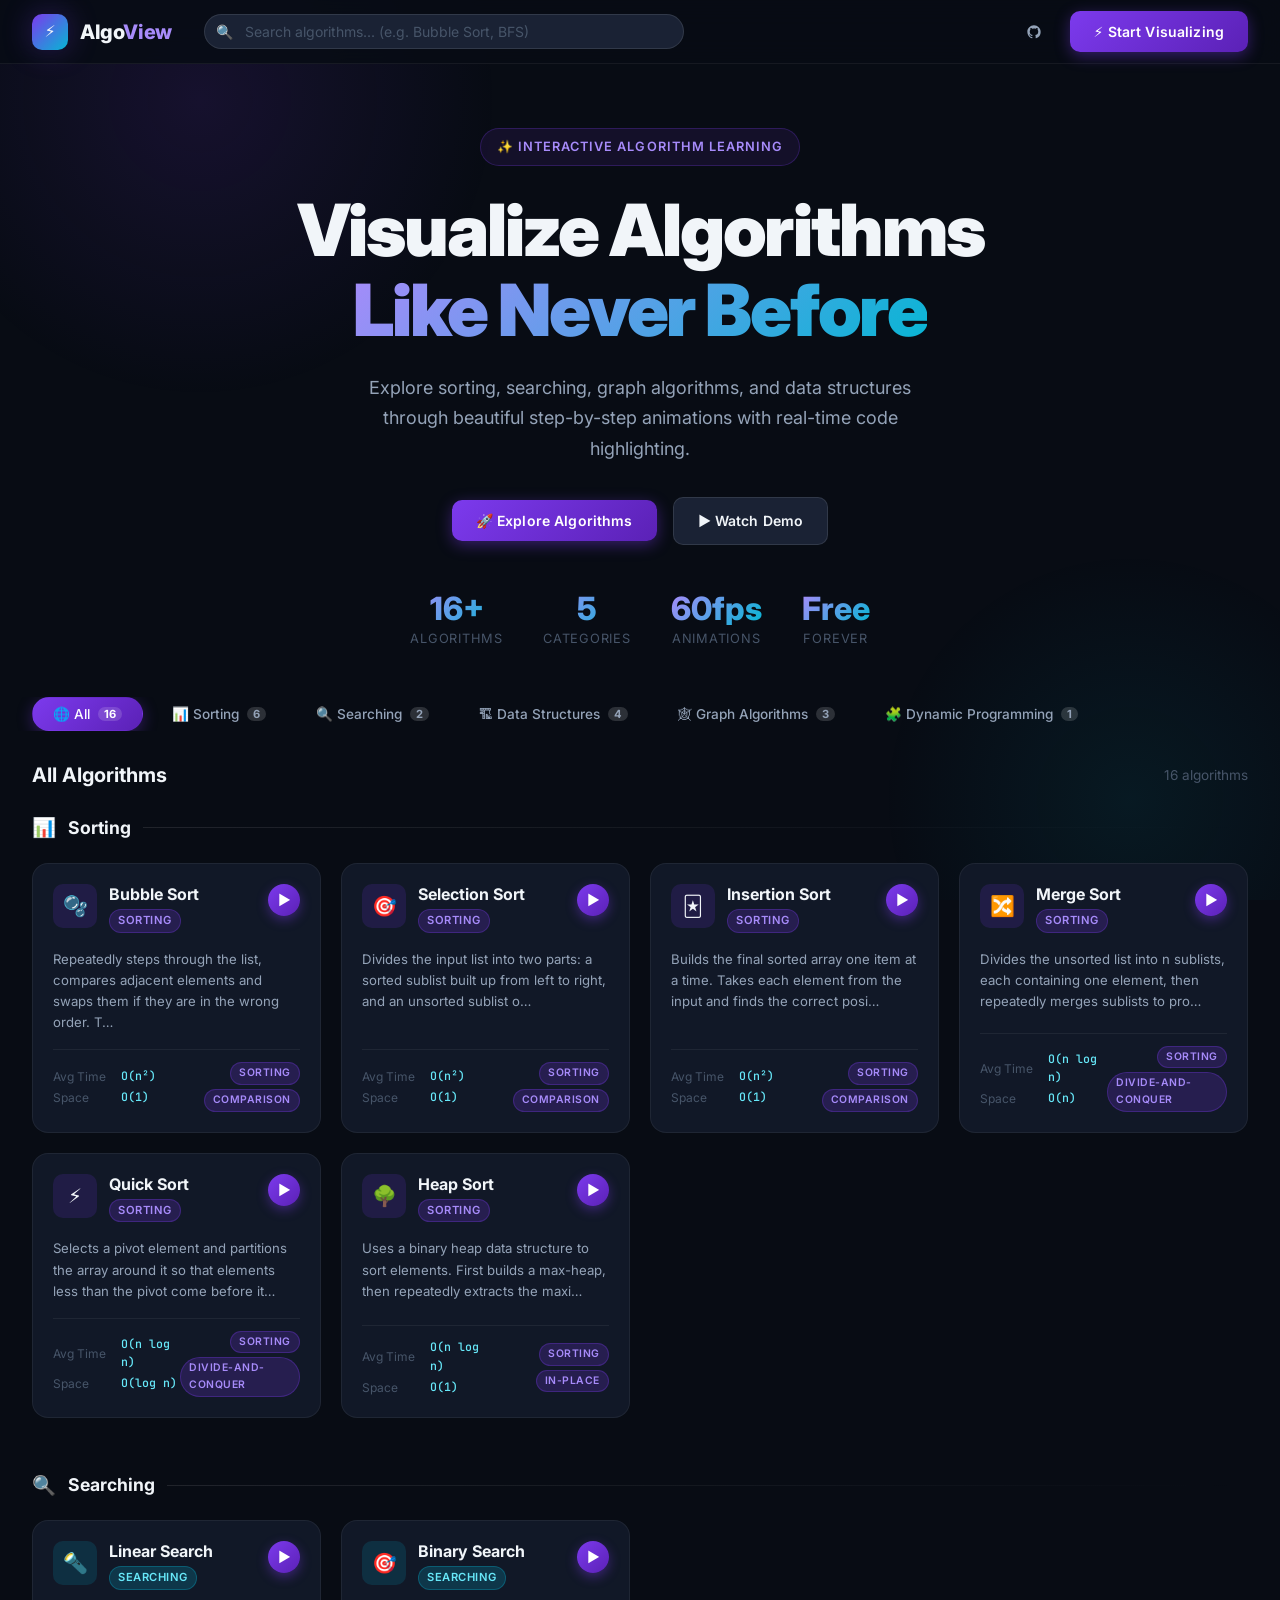
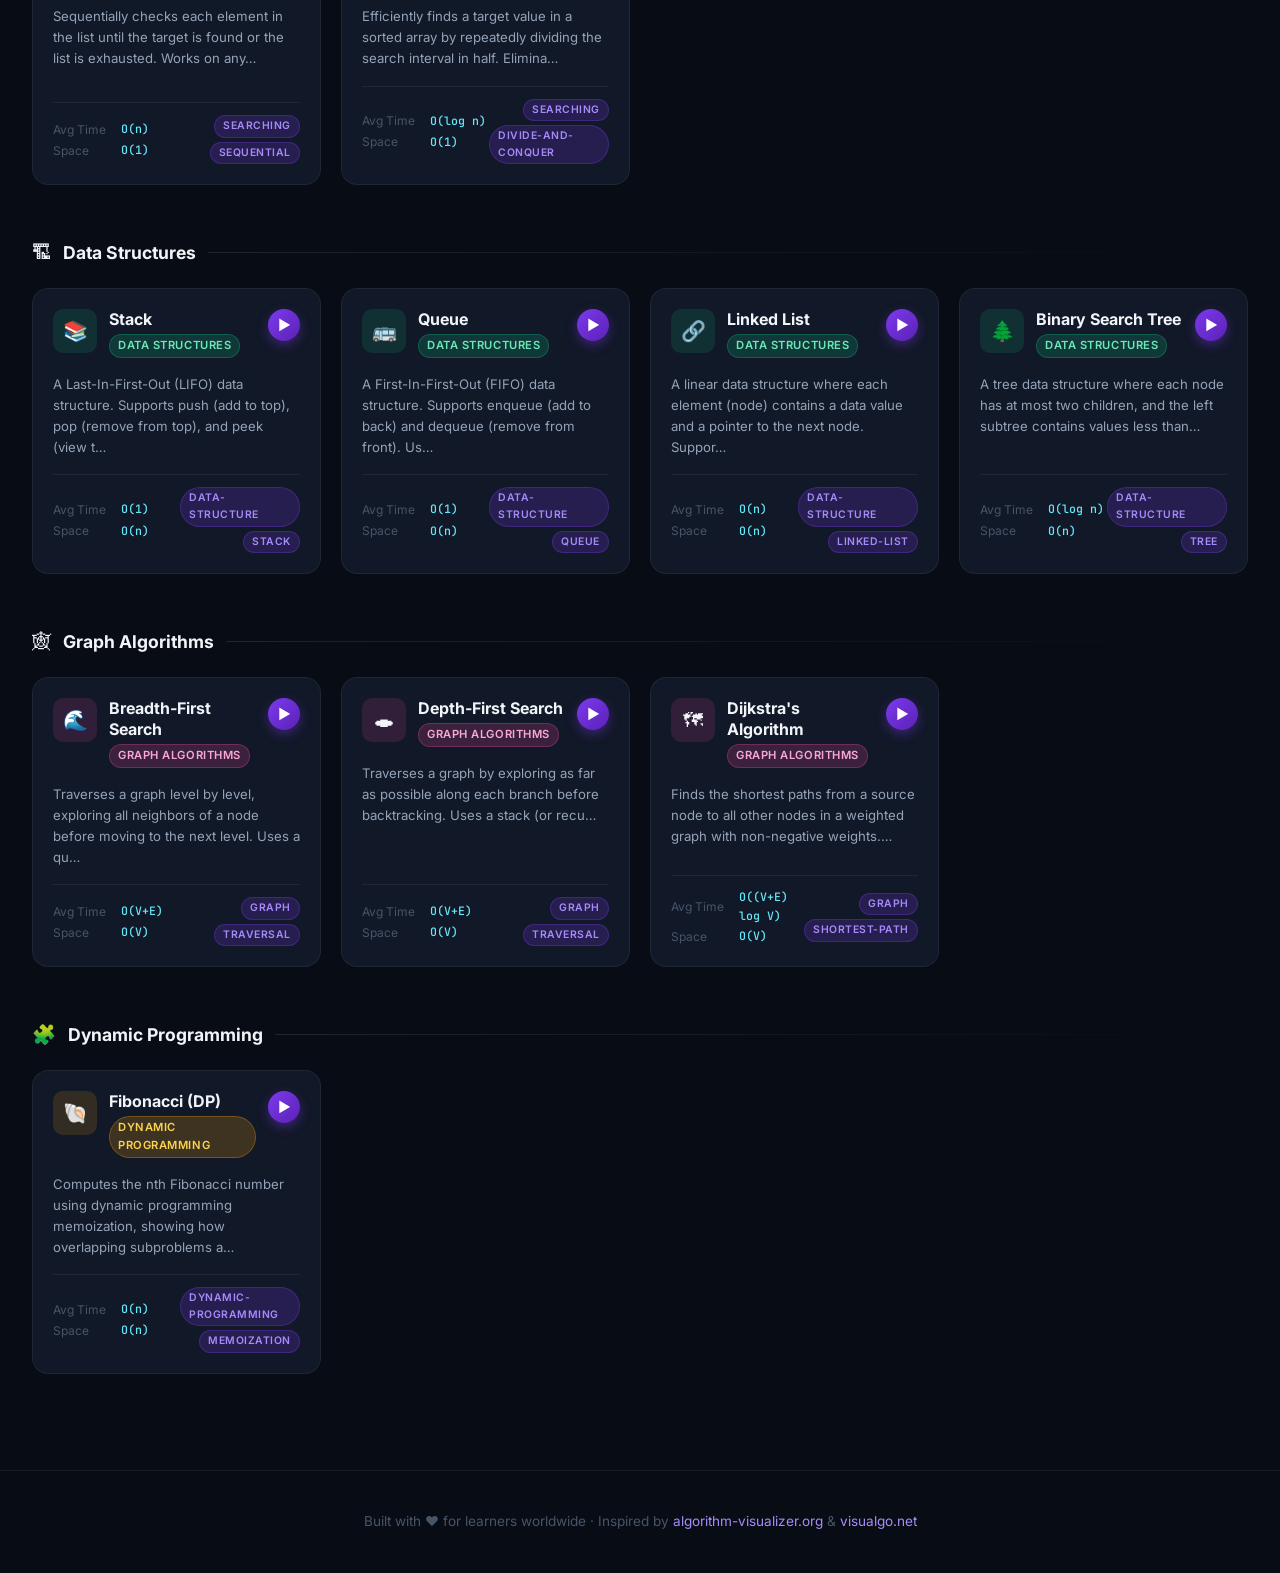
<file: AlgoView/index.html>
<!DOCTYPE html>
<html lang="en">
<head>
  <meta charset="UTF-8" />
  <meta http-equiv="X-UA-Compatible" content="IE=edge" />
  <meta name="viewport" content="width=device-width, initial-scale=1.0" />
  <meta name="description" content="AlgoView — Beautiful interactive algorithm visualizer. Learn sorting, searching, graph algorithms and data structures through stunning animations." />
  <title>AlgoView — Algorithm Visualizer</title>
  <link rel="stylesheet" href="css/main.css" />
  <link rel="stylesheet" href="css/home.css" />
</head>
<body>

<!-- Animated background -->
<div class="bg-mesh" aria-hidden="true"></div>

<!-- ── Navigation Bar ── -->
<nav class="navbar" role="navigation" aria-label="Main navigation">
  <a href="index.html" class="navbar-logo" id="nav-logo">
    <div class="logo-icon" aria-hidden="true">⚡</div>
    <span class="logo-text">Algo<span>View</span></span>
  </a>

  <div class="navbar-search" role="search">
    <span class="search-icon" aria-hidden="true">🔍</span>
    <input
      type="search"
      id="global-search"
      placeholder="Search algorithms... (e.g. Bubble Sort, BFS)"
      autocomplete="off"
      aria-label="Search algorithms"
    />
  </div>

  <div class="navbar-actions">
    <a href="https://github.com" target="_blank" rel="noopener" class="btn btn-ghost" id="nav-github" aria-label="GitHub">
      <svg width="16" height="16" viewBox="0 0 24 24" fill="currentColor" aria-hidden="true">
        <path d="M12 2C6.477 2 2 6.484 2 12.017c0 4.425 2.865 8.18 6.839 9.504.5.092.682-.217.682-.483 0-.237-.008-.868-.013-1.703-2.782.605-3.369-1.343-3.369-1.343-.454-1.158-1.11-1.466-1.11-1.466-.908-.62.069-.608.069-.608 1.003.07 1.531 1.032 1.531 1.032.892 1.53 2.341 1.088 2.91.832.092-.647.35-1.088.636-1.338-2.22-.253-4.555-1.113-4.555-4.951 0-1.093.39-1.988 1.029-2.688-.103-.253-.446-1.272.098-2.65 0 0 .84-.27 2.75 1.026A9.564 9.564 0 0112 6.844c.85.004 1.705.115 2.504.337 1.909-1.296 2.747-1.027 2.747-1.027.546 1.379.202 2.398.1 2.651.64.7 1.028 1.595 1.028 2.688 0 3.848-2.339 4.695-4.566 4.943.359.309.678.92.678 1.855 0 1.338-.012 2.419-.012 2.747 0 .268.18.58.688.482A10.019 10.019 0 0022 12.017C22 6.484 17.522 2 12 2z"/>
      </svg>
    </a>
    <button class="btn btn-primary" id="nav-start-btn">
      ⚡ Start Visualizing
    </button>
  </div>
</nav>

<!-- ── Hero Section ── -->
<section class="hero" aria-labelledby="hero-title">
  <div class="hero-eyebrow" aria-label="Tag">
    ✨ Interactive Algorithm Learning
  </div>

  <h1 class="hero-title" id="hero-title">
    Visualize Algorithms<br>
    <span class="gradient-text">Like Never Before</span>
  </h1>

  <p class="hero-subtitle">
    Explore sorting, searching, graph algorithms, and data structures through
    beautiful step-by-step animations with real-time code highlighting.
  </p>

  <div class="hero-cta">
    <button class="btn btn-primary" id="hero-explore-btn" onclick="document.getElementById('algorithms-section').scrollIntoView({behavior:'smooth'})">
      🚀 Explore Algorithms
    </button>
    <a href="visualizer.html?algo=bubble-sort" class="btn btn-secondary" id="hero-demo-btn">
      ▶ Watch Demo
    </a>
  </div>

  <div class="hero-stats" role="list" aria-label="Statistics">
    <div class="stat-item" role="listitem">
      <div class="stat-value">16+</div>
      <div class="stat-label">Algorithms</div>
    </div>
    <div class="stat-item" role="listitem">
      <div class="stat-value">5</div>
      <div class="stat-label">Categories</div>
    </div>
    <div class="stat-item" role="listitem">
      <div class="stat-value">60fps</div>
      <div class="stat-label">Animations</div>
    </div>
    <div class="stat-item" role="listitem">
      <div class="stat-value">Free</div>
      <div class="stat-label">Forever</div>
    </div>
  </div>
</section>

<!-- ── Category Filter Tabs ── -->
<div class="category-tabs" role="tablist" aria-label="Algorithm categories" id="category-tabs">
  <button class="tab-btn active" role="tab" aria-selected="true" data-category="all" id="tab-all">
    🌐 All <span class="tab-count">16</span>
  </button>
  <button class="tab-btn" role="tab" aria-selected="false" data-category="sorting" id="tab-sorting">
    📊 Sorting <span class="tab-count">6</span>
  </button>
  <button class="tab-btn" role="tab" aria-selected="false" data-category="searching" id="tab-searching">
    🔍 Searching <span class="tab-count">2</span>
  </button>
  <button class="tab-btn" role="tab" aria-selected="false" data-category="data-structure" id="tab-ds">
    🏗 Data Structures <span class="tab-count">4</span>
  </button>
  <button class="tab-btn" role="tab" aria-selected="false" data-category="graph" id="tab-graph">
    🕸 Graph Algorithms <span class="tab-count">3</span>
  </button>
  <button class="tab-btn" role="tab" aria-selected="false" data-category="dynamic" id="tab-dp">
    🧩 Dynamic Programming <span class="tab-count">1</span>
  </button>
</div>

<!-- ── Algorithms Section ── -->
<main class="algorithms-section" id="algorithms-section" aria-label="Algorithm catalog">
  <div class="section-header">
    <h2 class="section-title" id="section-title-el">All Algorithms</h2>
    <span class="section-count" id="section-count-el">16 algorithms</span>
  </div>
  <div class="algorithms-grid" id="algorithms-grid" role="list" aria-label="Algorithm list">
    <!-- Cards injected by JS -->
  </div>
</main>

<!-- ── Footer ── -->
<footer class="footer" role="contentinfo">
  <p>
    Built with ❤️ for learners worldwide &middot;
    Inspired by <a href="https://algorithm-visualizer.org" target="_blank" rel="noopener">algorithm-visualizer.org</a>
    &amp; <a href="https://visualgo.net" target="_blank" rel="noopener">visualgo.net</a>
  </p>
</footer>

<script src="js/algorithms/registry.js"></script>
<script src="js/home.js"></script>
</body>
</html>
</file>
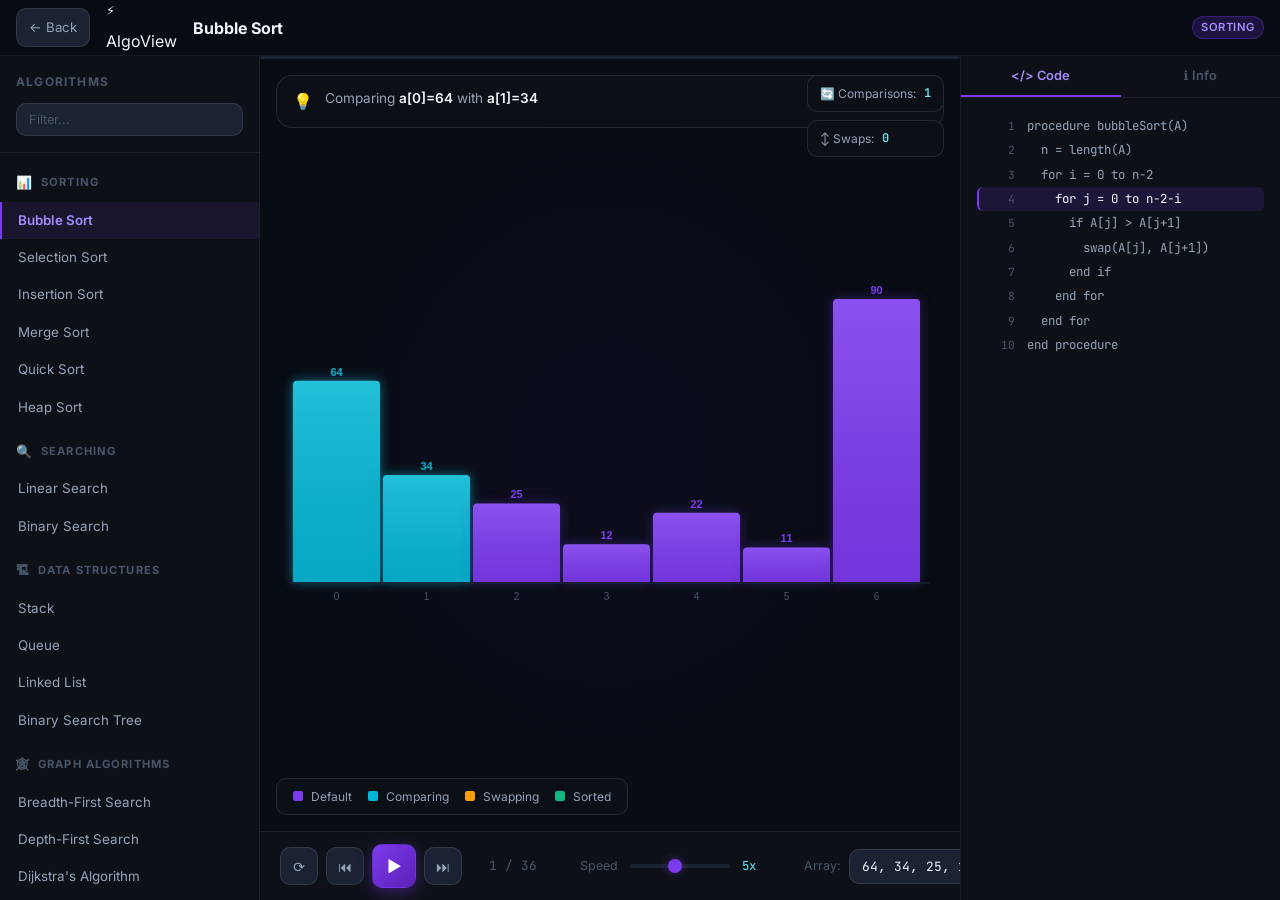
<file: AlgoView/visualizer.html>
<!DOCTYPE html>
<html lang="en">
<head>
  <meta charset="UTF-8" />
  <meta http-equiv="X-UA-Compatible" content="IE=edge" />
  <meta name="viewport" content="width=device-width, initial-scale=1.0" />
  <meta name="description" content="AlgoView Visualizer — Step-by-step animation of algorithms with code highlighting and complexity analysis." />
  <title>AlgoView — Visualizer</title>
  <link rel="stylesheet" href="css/main.css" />
  <link rel="stylesheet" href="css/visualizer.css" />
</head>
<body>

<!-- ── Compact Navbar ── -->
<nav class="viz-navbar" role="navigation" aria-label="Visualizer navigation">
  <a href="index.html" class="back-btn" id="viz-back-btn" aria-label="Back to catalog">
    ← Back
  </a>

  <div class="navbar-logo" style="font-size:1rem; gap:0.5rem;">
    <div class="logo-icon" style="width:28px;height:28px;font-size:0.8rem;" aria-hidden="true">⚡</div>
    <span class="logo-text">Algo<span>View</span></span>
  </div>

  <h1 class="algo-title" id="viz-algo-title">Select an Algorithm</h1>

  <span class="algo-category-badge badge badge-violet" id="viz-category-badge">—</span>
</nav>

<!-- ── Main Layout ── -->
<div class="visualizer-layout">

  <!-- Left Sidebar -->
  <aside class="sidebar" role="navigation" aria-label="Algorithm navigation">
    <div class="sidebar-header">
      <p class="sidebar-title">Algorithms</p>
      <input
        type="search"
        class="sidebar-search"
        id="sidebar-search"
        placeholder="Filter..."
        aria-label="Filter algorithms"
      />
    </div>
    <nav class="sidebar-nav" id="sidebar-nav" aria-label="Algorithm list">
      <!-- Groups injected by JS -->
    </nav>
  </aside>

  <!-- Canvas + Controls Area -->
  <div class="main-area">
    <!-- Progress bar -->
    <div class="progress-bar-container" role="progressbar" aria-label="Animation progress" aria-valuenow="0" aria-valuemin="0" aria-valuemax="100" id="progress-container">
      <div class="progress-bar" id="progress-bar"></div>
    </div>

    <!-- Canvas container -->
    <div class="canvas-container" id="canvas-container">
      <canvas id="algo-canvas" width="900" height="480" aria-label="Algorithm visualization canvas"></canvas>

      <!-- Step info overlay -->
      <div class="step-info-overlay" id="step-info-overlay" aria-live="polite" aria-atomic="true">
        <span class="step-info-icon" aria-hidden="true">💡</span>
        <p class="step-info-text" id="step-info-text">Select an algorithm from the sidebar to begin visualization.</p>
      </div>

      <!-- Counters overlay -->
      <div class="counters-overlay" id="counters-overlay" aria-label="Operation counters">
        <div class="counter-badge" id="counter-comparisons">
          🔄 Comparisons: <span class="counter-val" id="val-comparisons">0</span>
        </div>
        <div class="counter-badge" id="counter-swaps">
          ↕ Swaps: <span class="counter-val" id="val-swaps">0</span>
        </div>
      </div>

      <!-- Canvas Legend -->
      <div class="canvas-legend" id="canvas-legend">
        <div class="legend-item">
          <div class="legend-dot" style="background:#7c3aed;"></div>
          <span>Default</span>
        </div>
        <div class="legend-item">
          <div class="legend-dot" style="background:#06b6d4;"></div>
          <span>Comparing</span>
        </div>
        <div class="legend-item">
          <div class="legend-dot" style="background:#f59e0b;"></div>
          <span>Swapping</span>
        </div>
        <div class="legend-item">
          <div class="legend-dot" style="background:#10b981;"></div>
          <span>Sorted</span>
        </div>
      </div>
    </div>

    <!-- Controls Bar -->
    <div class="controls-bar" id="controls-bar" role="toolbar" aria-label="Playback controls">
      <!-- Playback -->
      <div class="playback-controls" role="group" aria-label="Playback buttons">
        <button class="ctrl-btn" id="btn-restart" aria-label="Restart" data-tooltip="Restart (R)">⟳</button>
        <button class="ctrl-btn" id="btn-step-back" aria-label="Step back" data-tooltip="Step back (←)">⏮</button>
        <button class="ctrl-btn play-btn" id="btn-play-pause" aria-label="Play / Pause" data-tooltip="Play / Pause (Space)">▶</button>
        <button class="ctrl-btn" id="btn-step-fwd" aria-label="Step forward" data-tooltip="Step forward (→)">⏭</button>
      </div>

      <!-- Step counter -->
      <span class="step-counter" id="step-counter" aria-label="Step progress">—</span>

      <div class="ctrl-divider" aria-hidden="true"></div>

      <!-- Speed control -->
      <div class="speed-control" role="group" aria-label="Speed control">
        <span class="speed-label">Speed</span>
        <input
          type="range"
          class="speed-slider"
          id="speed-slider"
          min="1"
          max="10"
          value="5"
          aria-label="Animation speed"
          aria-valuemin="1"
          aria-valuemax="10"
          aria-valuenow="5"
        />
        <span class="speed-value" id="speed-value">5x</span>
      </div>

      <div class="ctrl-divider" aria-hidden="true"></div>

      <!-- Custom input -->
      <div class="input-control" role="group" aria-label="Custom input">
        <span class="input-label">Array:</span>
        <input
          type="text"
          id="custom-input"
          placeholder="e.g. 64, 34, 25, 12, 22, 11"
          aria-label="Custom array input"
          maxlength="80"
        />
        <button class="btn btn-secondary" id="btn-apply-input" style="padding: 0.375rem 0.75rem; font-size:0.8rem;">
          Apply
        </button>
        <button class="btn btn-ghost" id="btn-random-input" style="padding: 0.375rem 0.75rem; font-size:0.8rem;" aria-label="Generate random array">
          🎲 Random
        </button>
      </div>
    </div>
  </div>

  <!-- Right Panel -->
  <aside class="right-panel" aria-label="Information panel">
    <div class="panel-tabs" role="tablist" aria-label="Information tabs">
      <button class="panel-tab-btn active" role="tab" aria-selected="true" data-panel="code" id="panel-tab-code">
        &lt;/&gt; Code
      </button>
      <button class="panel-tab-btn" role="tab" aria-selected="false" data-panel="info" id="panel-tab-info">
        ℹ Info
      </button>
    </div>

    <!-- Code Panel -->
    <div class="panel-content active" id="panel-code" role="tabpanel" aria-labelledby="panel-tab-code">
      <div class="code-panel" id="code-display" aria-live="polite" aria-label="Algorithm pseudocode">
        <div class="code-block" id="code-block">
          <!-- Lines injected by JS -->
        </div>
      </div>
    </div>

    <!-- Info Panel -->
    <div class="panel-content" id="panel-info" role="tabpanel" aria-labelledby="panel-tab-info">
      <div class="info-panel">

        <!-- Current step log -->
        <div class="info-section">
          <h3 class="info-section-title">
            📋 Step Log
          </h3>
          <div class="info-step-log" id="step-log" aria-live="polite" aria-label="Step log">
            <div class="log-entry">Select an algorithm to start.</div>
          </div>
        </div>

        <!-- Complexity table -->
        <div class="info-section" id="complexity-section">
          <h3 class="info-section-title">⏱ Complexity</h3>
          <table class="complexity-table" aria-label="Complexity table">
            <thead>
              <tr>
                <th>Case</th>
                <th>Time</th>
                <th>Space</th>
              </tr>
            </thead>
            <tbody id="complexity-body">
              <tr>
                <td colspan="3" style="color:var(--text-muted); font-size:0.8rem;">—</td>
              </tr>
            </tbody>
          </table>
        </div>

        <!-- Algorithm description -->
        <div class="info-section" id="algo-desc-section">
          <h3 class="info-section-title">📖 About</h3>
          <p id="algo-description" style="font-size:0.82rem; color:var(--text-secondary); line-height:1.7;">
            Select an algorithm from the sidebar to view its description.
          </p>
        </div>
      </div>
    </div>
  </aside>

</div>

<script src="js/algorithms/registry.js"></script>
<script src="js/algorithms/sorting.js"></script>
<script src="js/algorithms/searching.js"></script>
<script src="js/algorithms/data-structures.js"></script>
<script src="js/algorithms/graph.js"></script>
<script src="js/renderer/array-renderer.js"></script>
<script src="js/renderer/graph-renderer.js"></script>
<script src="js/visualizer.js"></script>
</body>
</html>
</file>
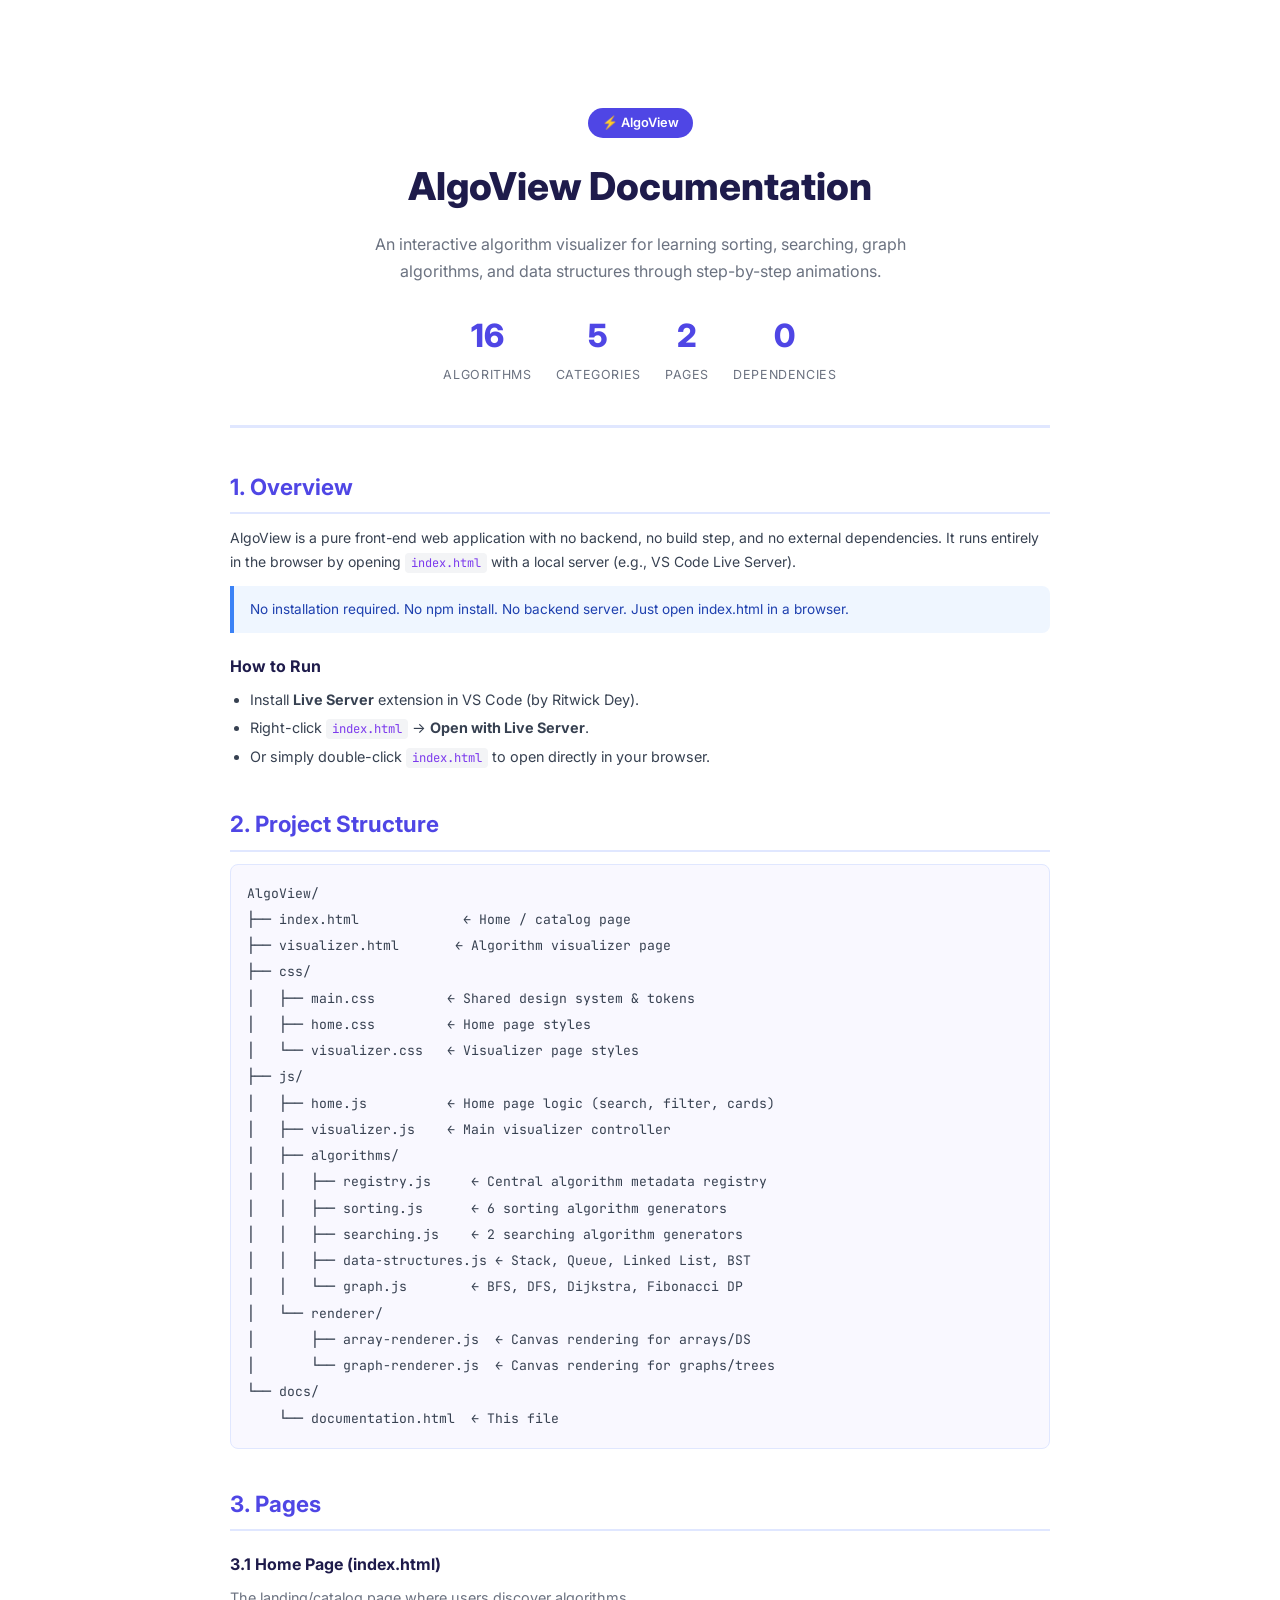
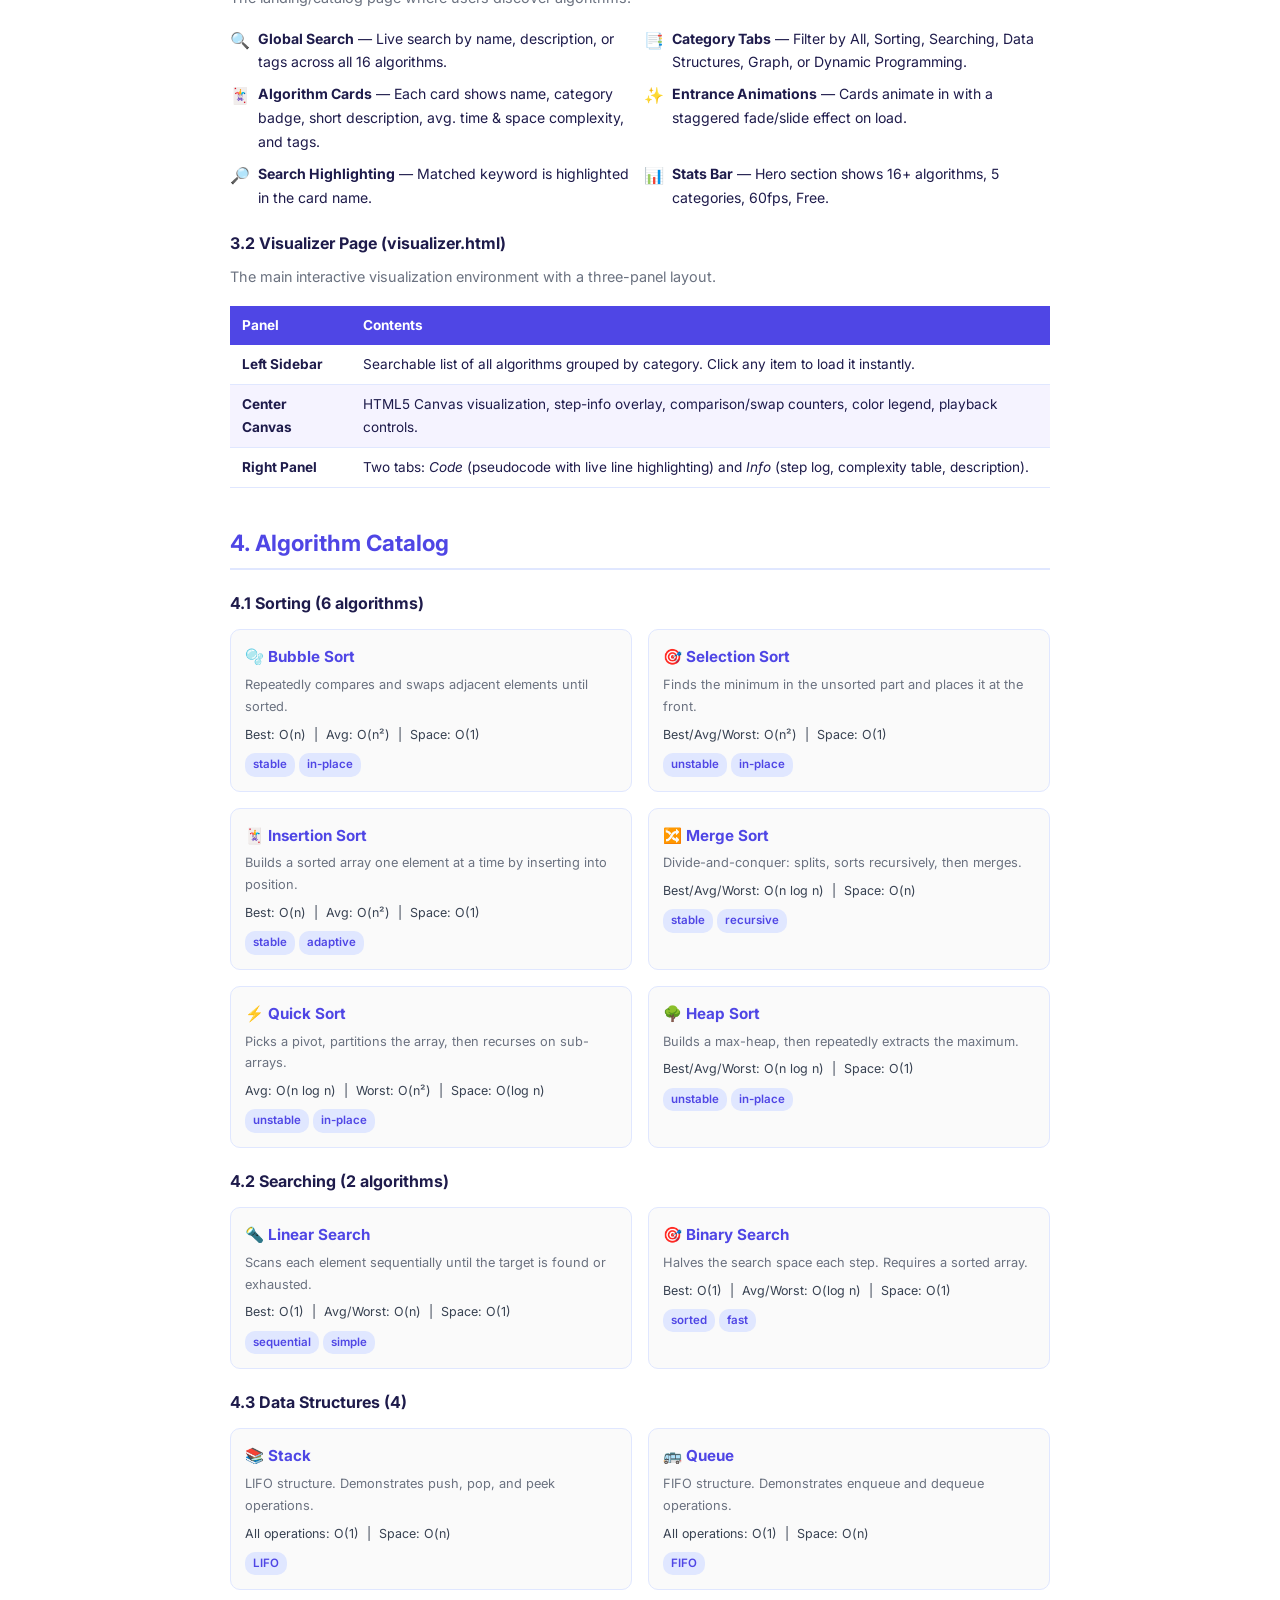
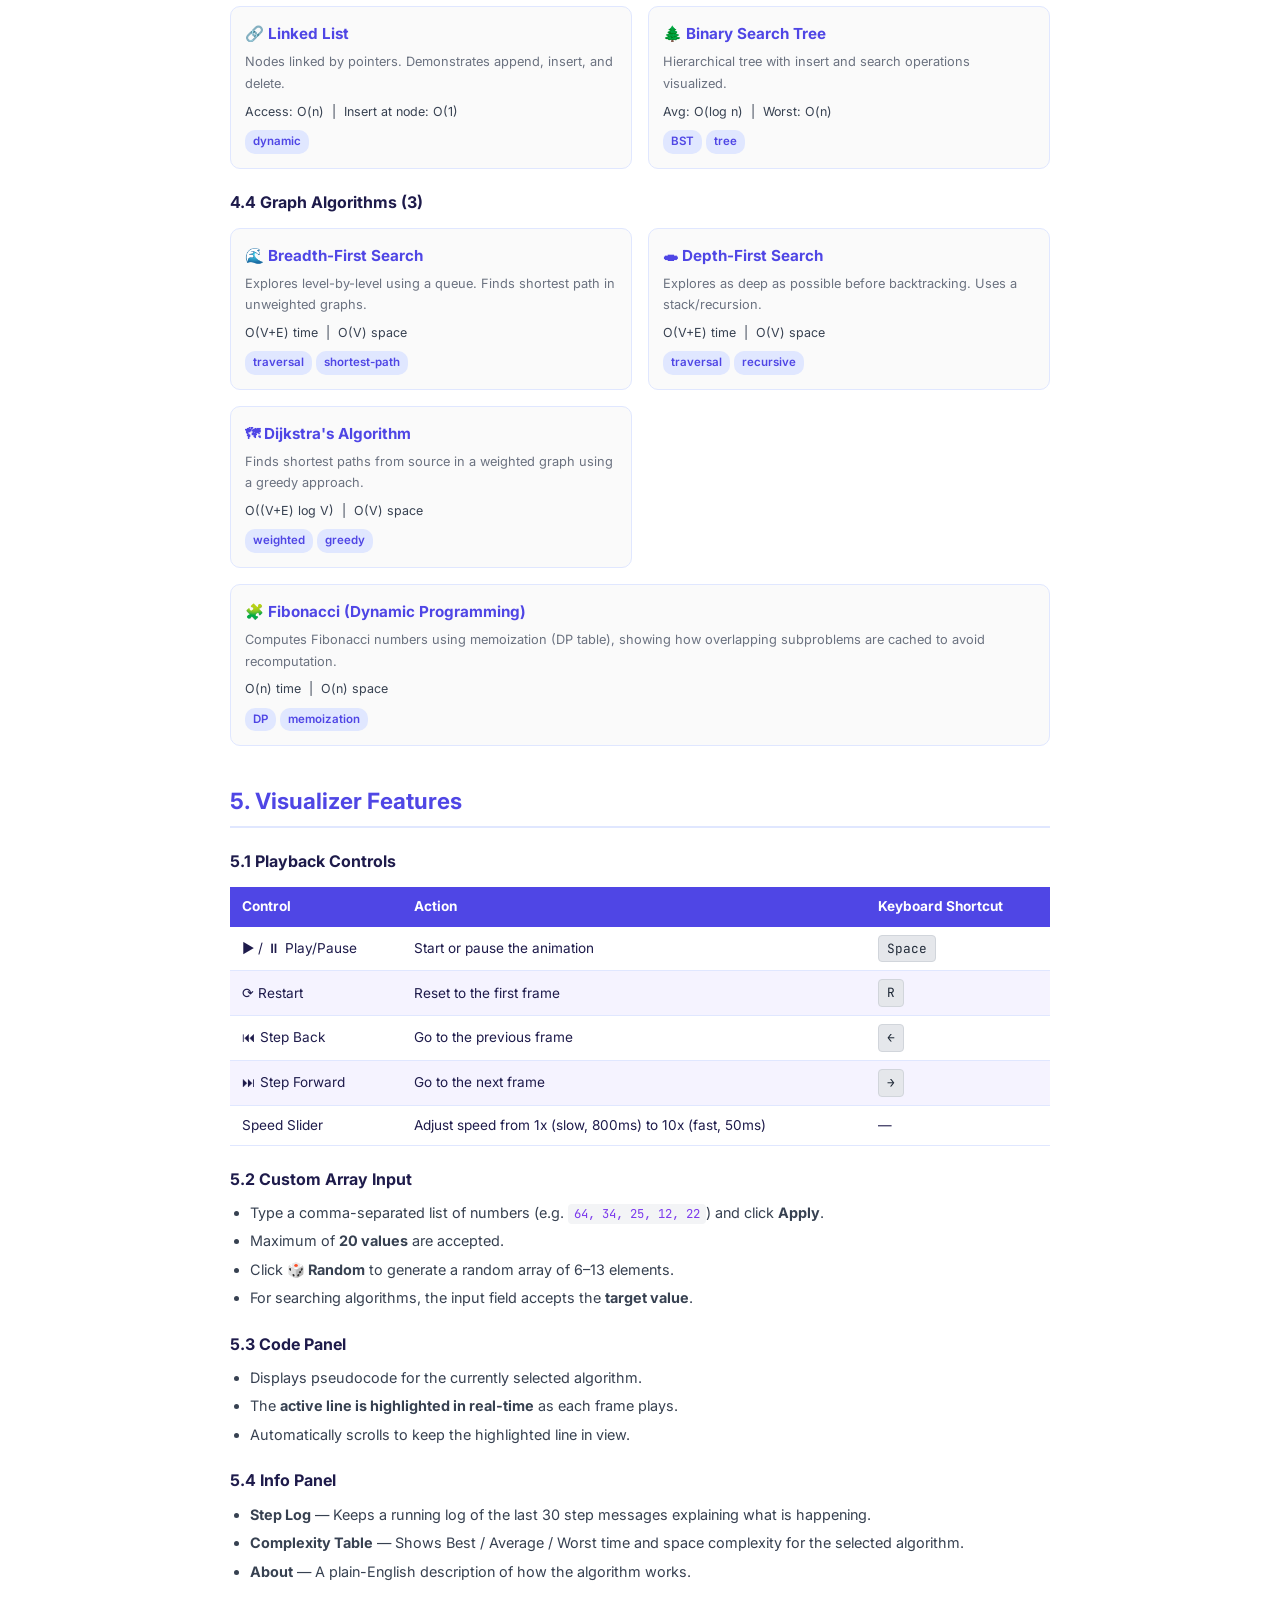
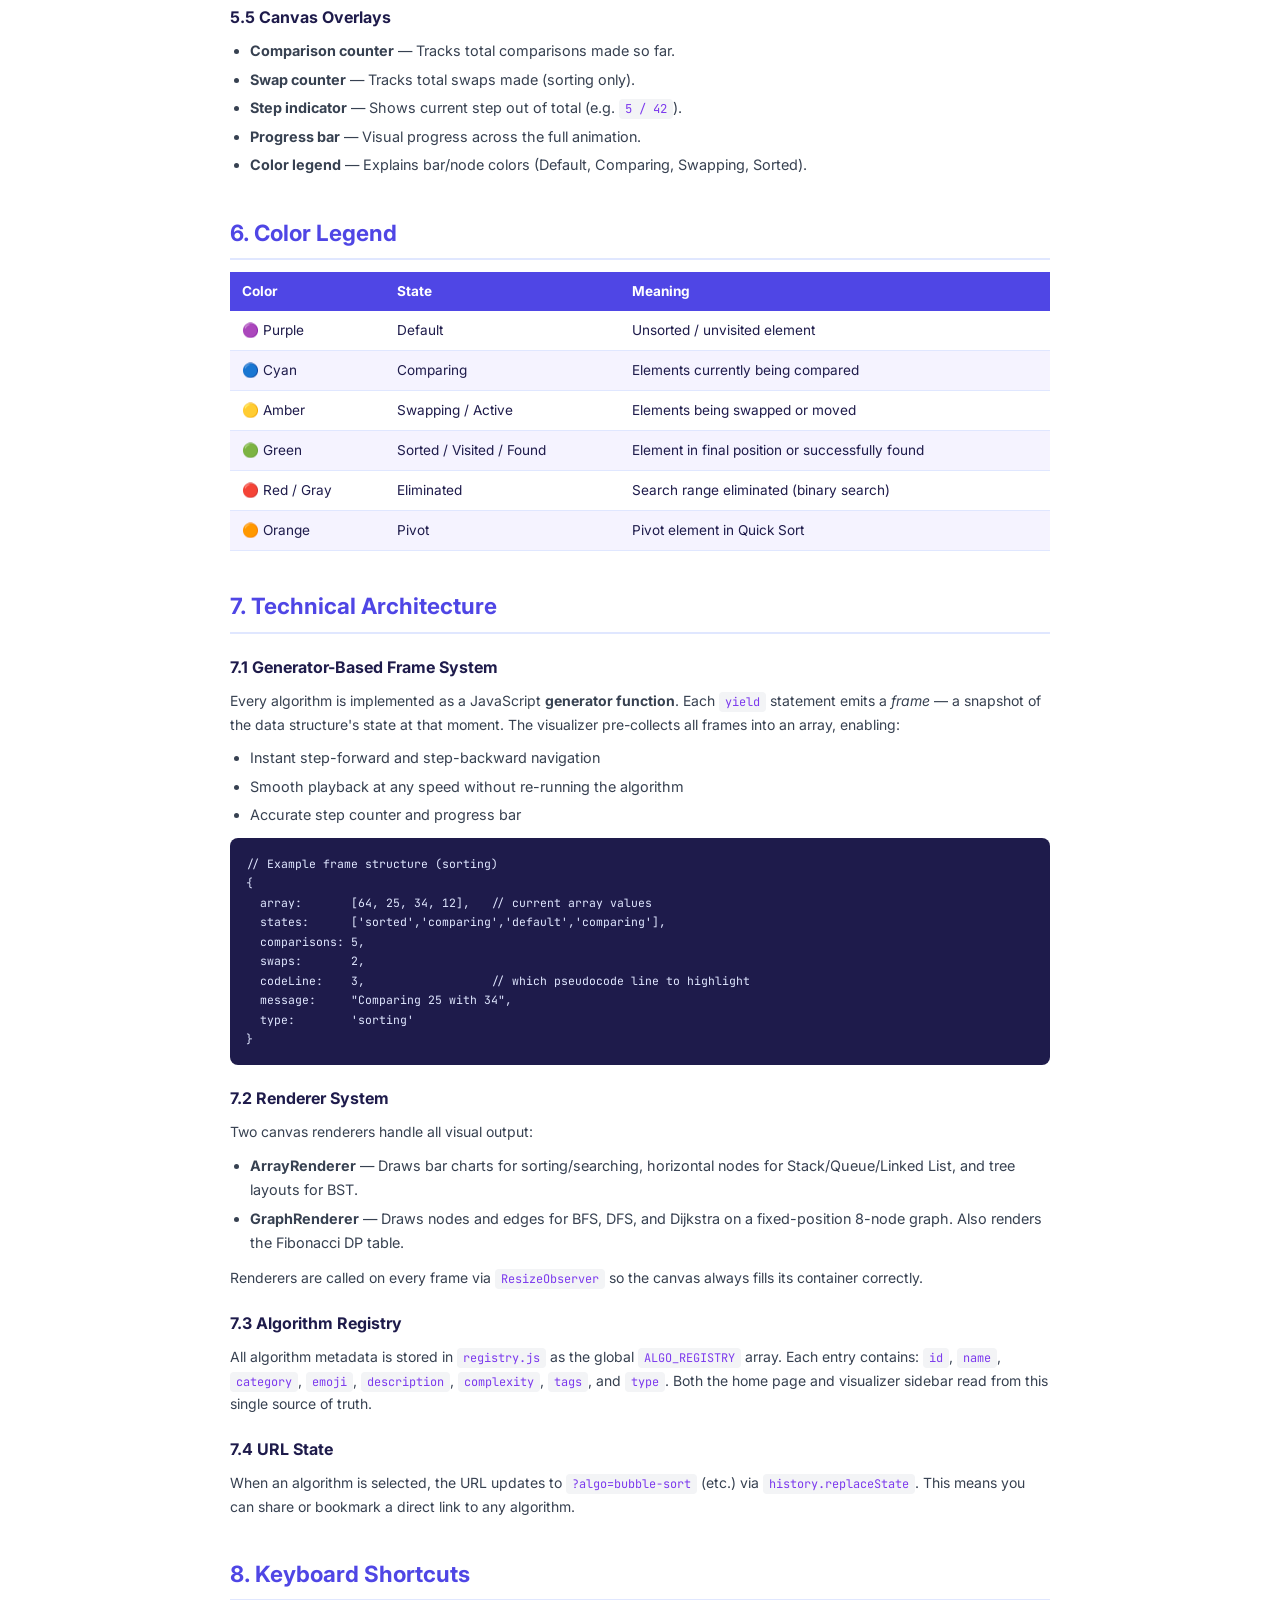
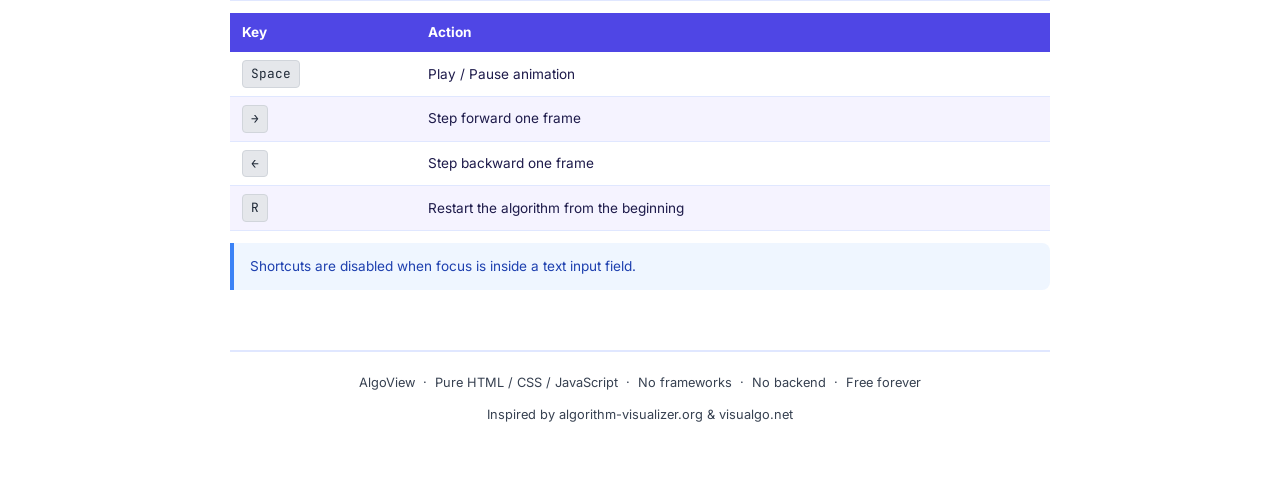
<file: AlgoView/docs/documentation.html>
<!DOCTYPE html>
<html lang="en">
<head>
<meta charset="UTF-8"/>
<title>AlgoView — Documentation</title>
<style>
  @import url('https://fonts.googleapis.com/css2?family=Inter:wght@400;600;700;800&family=JetBrains+Mono:wght@400;600&display=swap');
  *{margin:0;padding:0;box-sizing:border-box}
  body{font-family:'Inter',sans-serif;background:#fff;color:#1e1b4b;line-height:1.7;font-size:14px}
  .page{max-width:900px;margin:0 auto;padding:48px 40px}
  h1{font-size:2.4rem;font-weight:800;color:#1e1b4b;margin-bottom:6px}
  h2{font-size:1.4rem;font-weight:700;color:#4f46e5;margin:36px 0 12px;padding-bottom:6px;border-bottom:2px solid #e0e7ff}
  h3{font-size:1rem;font-weight:700;color:#1e1b4b;margin:20px 0 8px}
  p{margin-bottom:10px;color:#374151}
  code{font-family:'JetBrains Mono',monospace;background:#f3f4f6;padding:2px 6px;border-radius:4px;font-size:0.85em;color:#7c3aed}
  pre{font-family:'JetBrains Mono',monospace;background:#1e1b4b;color:#e0e7ff;padding:16px;border-radius:8px;font-size:0.82em;overflow-x:auto;margin:10px 0}
  .cover{text-align:center;padding:60px 0 40px;border-bottom:3px solid #e0e7ff;margin-bottom:40px}
  .cover .badge{display:inline-block;background:#4f46e5;color:#fff;padding:4px 14px;border-radius:20px;font-size:0.8rem;font-weight:600;margin-bottom:16px}
  .cover p{color:#6b7280;font-size:1rem;max-width:600px;margin:12px auto 0}
  .stats{display:flex;gap:24px;justify-content:center;margin-top:24px;flex-wrap:wrap}
  .stat{text-align:center}
  .stat .num{font-size:2rem;font-weight:800;color:#4f46e5}
  .stat .lbl{font-size:0.78rem;color:#6b7280;text-transform:uppercase;letter-spacing:.05em}
  table{width:100%;border-collapse:collapse;margin:12px 0}
  th{background:#4f46e5;color:#fff;padding:8px 12px;text-align:left;font-size:0.85rem}
  td{padding:8px 12px;border-bottom:1px solid #e0e7ff;font-size:0.85rem}
  tr:nth-child(even) td{background:#f5f3ff}
  .algo-grid{display:grid;grid-template-columns:1fr 1fr;gap:16px;margin:12px 0}
  .algo-card{border:1px solid #e0e7ff;border-radius:10px;padding:14px;background:#fafafa}
  .algo-card h4{font-size:0.95rem;font-weight:700;color:#4f46e5;margin-bottom:4px}
  .algo-card p{font-size:0.8rem;color:#6b7280;margin:0}
  .algo-card .tags{display:flex;flex-wrap:wrap;gap:4px;margin-top:8px}
  .tag{background:#e0e7ff;color:#4f46e5;padding:2px 8px;border-radius:10px;font-size:0.72rem;font-weight:600}
  .complexity{font-size:0.78rem;color:#374151;margin-top:6px}
  .kbd{display:inline-block;background:#e5e7eb;border:1px solid #d1d5db;border-radius:4px;padding:2px 8px;font-family:'JetBrains Mono',monospace;font-size:0.8rem;color:#1f2937}
  .note{background:#eff6ff;border-left:4px solid #3b82f6;padding:12px 16px;border-radius:0 8px 8px 0;margin:12px 0;font-size:0.85rem;color:#1e40af}
  .section-intro{color:#6b7280;margin-bottom:16px;font-size:0.9rem}
  ul{padding-left:20px;margin-bottom:10px}
  li{margin-bottom:4px;color:#374151;font-size:0.9rem}
  .feature-list{display:grid;grid-template-columns:1fr 1fr;gap:8px;margin:12px 0}
  .feature-item{display:flex;align-items:flex-start;gap:8px;font-size:0.88rem}
  .feature-icon{font-size:1rem;flex-shrink:0}
  .arch-box{border:1px solid #e0e7ff;border-radius:8px;padding:16px;margin:12px 0;background:#f9f8ff}
  .file-tree{font-family:'JetBrains Mono',monospace;font-size:0.82rem;color:#374151;line-height:2}
  @media print{
    body{font-size:12px}
    .page{padding:32px 28px}
    h1{font-size:2rem}
    h2{font-size:1.2rem}
    .algo-grid{grid-template-columns:1fr 1fr}
    .cover{padding:40px 0 30px}
  }
</style>
</head>
<body>
<div class="page">

  <!-- Cover -->
  <div class="cover">
    <div class="badge">⚡ AlgoView</div>
    <h1>AlgoView Documentation</h1>
    <p>An interactive algorithm visualizer for learning sorting, searching, graph algorithms, and data structures through step-by-step animations.</p>
    <div class="stats">
      <div class="stat"><div class="num">16</div><div class="lbl">Algorithms</div></div>
      <div class="stat"><div class="num">5</div><div class="lbl">Categories</div></div>
      <div class="stat"><div class="num">2</div><div class="lbl">Pages</div></div>
      <div class="stat"><div class="num">0</div><div class="lbl">Dependencies</div></div>
    </div>
  </div>

  <!-- 1. Overview -->
  <h2>1. Overview</h2>
  <p>AlgoView is a pure front-end web application with no backend, no build step, and no external dependencies. It runs entirely in the browser by opening <code>index.html</code> with a local server (e.g., VS Code Live Server).</p>
  <div class="note">No installation required. No npm install. No backend server. Just open index.html in a browser.</div>

  <h3>How to Run</h3>
  <ul>
    <li>Install <strong>Live Server</strong> extension in VS Code (by Ritwick Dey).</li>
    <li>Right-click <code>index.html</code> → <strong>Open with Live Server</strong>.</li>
    <li>Or simply double-click <code>index.html</code> to open directly in your browser.</li>
  </ul>

  <!-- 2. Project Structure -->
  <h2>2. Project Structure</h2>
  <div class="arch-box">
    <div class="file-tree">
AlgoView/<br>
├── index.html &nbsp;&nbsp;&nbsp;&nbsp;&nbsp;&nbsp;&nbsp;&nbsp;&nbsp;&nbsp;&nbsp;&nbsp;← Home / catalog page<br>
├── visualizer.html &nbsp;&nbsp;&nbsp;&nbsp;&nbsp;&nbsp;← Algorithm visualizer page<br>
├── css/<br>
│&nbsp;&nbsp;&nbsp;├── main.css &nbsp;&nbsp;&nbsp;&nbsp;&nbsp;&nbsp;&nbsp;&nbsp;← Shared design system &amp; tokens<br>
│&nbsp;&nbsp;&nbsp;├── home.css &nbsp;&nbsp;&nbsp;&nbsp;&nbsp;&nbsp;&nbsp;&nbsp;← Home page styles<br>
│&nbsp;&nbsp;&nbsp;└── visualizer.css &nbsp;&nbsp;← Visualizer page styles<br>
├── js/<br>
│&nbsp;&nbsp;&nbsp;├── home.js &nbsp;&nbsp;&nbsp;&nbsp;&nbsp;&nbsp;&nbsp;&nbsp;&nbsp;← Home page logic (search, filter, cards)<br>
│&nbsp;&nbsp;&nbsp;├── visualizer.js &nbsp;&nbsp;&nbsp;← Main visualizer controller<br>
│&nbsp;&nbsp;&nbsp;├── algorithms/<br>
│&nbsp;&nbsp;&nbsp;│&nbsp;&nbsp;&nbsp;├── registry.js &nbsp;&nbsp;&nbsp;&nbsp;← Central algorithm metadata registry<br>
│&nbsp;&nbsp;&nbsp;│&nbsp;&nbsp;&nbsp;├── sorting.js &nbsp;&nbsp;&nbsp;&nbsp;&nbsp;← 6 sorting algorithm generators<br>
│&nbsp;&nbsp;&nbsp;│&nbsp;&nbsp;&nbsp;├── searching.js &nbsp;&nbsp;&nbsp;← 2 searching algorithm generators<br>
│&nbsp;&nbsp;&nbsp;│&nbsp;&nbsp;&nbsp;├── data-structures.js ← Stack, Queue, Linked List, BST<br>
│&nbsp;&nbsp;&nbsp;│&nbsp;&nbsp;&nbsp;└── graph.js &nbsp;&nbsp;&nbsp;&nbsp;&nbsp;&nbsp;&nbsp;← BFS, DFS, Dijkstra, Fibonacci DP<br>
│&nbsp;&nbsp;&nbsp;└── renderer/<br>
│&nbsp;&nbsp;&nbsp;&nbsp;&nbsp;&nbsp;&nbsp;├── array-renderer.js &nbsp;← Canvas rendering for arrays/DS<br>
│&nbsp;&nbsp;&nbsp;&nbsp;&nbsp;&nbsp;&nbsp;└── graph-renderer.js &nbsp;← Canvas rendering for graphs/trees<br>
└── docs/<br>
&nbsp;&nbsp;&nbsp;&nbsp;└── documentation.html &nbsp;← This file
    </div>
  </div>

  <!-- 3. Pages -->
  <h2>3. Pages</h2>

  <h3>3.1 Home Page (index.html)</h3>
  <p class="section-intro">The landing/catalog page where users discover algorithms.</p>
  <div class="feature-list">
    <div class="feature-item"><span class="feature-icon">🔍</span><div><strong>Global Search</strong> — Live search by name, description, or tags across all 16 algorithms.</div></div>
    <div class="feature-item"><span class="feature-icon">📑</span><div><strong>Category Tabs</strong> — Filter by All, Sorting, Searching, Data Structures, Graph, or Dynamic Programming.</div></div>
    <div class="feature-item"><span class="feature-icon">🃏</span><div><strong>Algorithm Cards</strong> — Each card shows name, category badge, short description, avg. time &amp; space complexity, and tags.</div></div>
    <div class="feature-item"><span class="feature-icon">✨</span><div><strong>Entrance Animations</strong> — Cards animate in with a staggered fade/slide effect on load.</div></div>
    <div class="feature-item"><span class="feature-icon">🔎</span><div><strong>Search Highlighting</strong> — Matched keyword is highlighted in the card name.</div></div>
    <div class="feature-item"><span class="feature-icon">📊</span><div><strong>Stats Bar</strong> — Hero section shows 16+ algorithms, 5 categories, 60fps, Free.</div></div>
  </div>

  <h3>3.2 Visualizer Page (visualizer.html)</h3>
  <p class="section-intro">The main interactive visualization environment with a three-panel layout.</p>

  <table>
    <thead><tr><th>Panel</th><th>Contents</th></tr></thead>
    <tbody>
      <tr><td><strong>Left Sidebar</strong></td><td>Searchable list of all algorithms grouped by category. Click any item to load it instantly.</td></tr>
      <tr><td><strong>Center Canvas</strong></td><td>HTML5 Canvas visualization, step-info overlay, comparison/swap counters, color legend, playback controls.</td></tr>
      <tr><td><strong>Right Panel</strong></td><td>Two tabs: <em>Code</em> (pseudocode with live line highlighting) and <em>Info</em> (step log, complexity table, description).</td></tr>
    </tbody>
  </table>

  <!-- 4. Algorithm Catalog -->
  <h2>4. Algorithm Catalog</h2>

  <h3>4.1 Sorting (6 algorithms)</h3>
  <div class="algo-grid">
    <div class="algo-card">
      <h4>🫧 Bubble Sort</h4>
      <p>Repeatedly compares and swaps adjacent elements until sorted.</p>
      <div class="complexity">Best: O(n) &nbsp;|&nbsp; Avg: O(n²) &nbsp;|&nbsp; Space: O(1)</div>
      <div class="tags"><span class="tag">stable</span><span class="tag">in-place</span></div>
    </div>
    <div class="algo-card">
      <h4>🎯 Selection Sort</h4>
      <p>Finds the minimum in the unsorted part and places it at the front.</p>
      <div class="complexity">Best/Avg/Worst: O(n²) &nbsp;|&nbsp; Space: O(1)</div>
      <div class="tags"><span class="tag">unstable</span><span class="tag">in-place</span></div>
    </div>
    <div class="algo-card">
      <h4>🃏 Insertion Sort</h4>
      <p>Builds a sorted array one element at a time by inserting into position.</p>
      <div class="complexity">Best: O(n) &nbsp;|&nbsp; Avg: O(n²) &nbsp;|&nbsp; Space: O(1)</div>
      <div class="tags"><span class="tag">stable</span><span class="tag">adaptive</span></div>
    </div>
    <div class="algo-card">
      <h4>🔀 Merge Sort</h4>
      <p>Divide-and-conquer: splits, sorts recursively, then merges.</p>
      <div class="complexity">Best/Avg/Worst: O(n log n) &nbsp;|&nbsp; Space: O(n)</div>
      <div class="tags"><span class="tag">stable</span><span class="tag">recursive</span></div>
    </div>
    <div class="algo-card">
      <h4>⚡ Quick Sort</h4>
      <p>Picks a pivot, partitions the array, then recurses on sub-arrays.</p>
      <div class="complexity">Avg: O(n log n) &nbsp;|&nbsp; Worst: O(n²) &nbsp;|&nbsp; Space: O(log n)</div>
      <div class="tags"><span class="tag">unstable</span><span class="tag">in-place</span></div>
    </div>
    <div class="algo-card">
      <h4>🌳 Heap Sort</h4>
      <p>Builds a max-heap, then repeatedly extracts the maximum.</p>
      <div class="complexity">Best/Avg/Worst: O(n log n) &nbsp;|&nbsp; Space: O(1)</div>
      <div class="tags"><span class="tag">unstable</span><span class="tag">in-place</span></div>
    </div>
  </div>

  <h3>4.2 Searching (2 algorithms)</h3>
  <div class="algo-grid">
    <div class="algo-card">
      <h4>🔦 Linear Search</h4>
      <p>Scans each element sequentially until the target is found or exhausted.</p>
      <div class="complexity">Best: O(1) &nbsp;|&nbsp; Avg/Worst: O(n) &nbsp;|&nbsp; Space: O(1)</div>
      <div class="tags"><span class="tag">sequential</span><span class="tag">simple</span></div>
    </div>
    <div class="algo-card">
      <h4>🎯 Binary Search</h4>
      <p>Halves the search space each step. Requires a sorted array.</p>
      <div class="complexity">Best: O(1) &nbsp;|&nbsp; Avg/Worst: O(log n) &nbsp;|&nbsp; Space: O(1)</div>
      <div class="tags"><span class="tag">sorted</span><span class="tag">fast</span></div>
    </div>
  </div>

  <h3>4.3 Data Structures (4)</h3>
  <div class="algo-grid">
    <div class="algo-card">
      <h4>📚 Stack</h4>
      <p>LIFO structure. Demonstrates push, pop, and peek operations.</p>
      <div class="complexity">All operations: O(1) &nbsp;|&nbsp; Space: O(n)</div>
      <div class="tags"><span class="tag">LIFO</span></div>
    </div>
    <div class="algo-card">
      <h4>🚌 Queue</h4>
      <p>FIFO structure. Demonstrates enqueue and dequeue operations.</p>
      <div class="complexity">All operations: O(1) &nbsp;|&nbsp; Space: O(n)</div>
      <div class="tags"><span class="tag">FIFO</span></div>
    </div>
    <div class="algo-card">
      <h4>🔗 Linked List</h4>
      <p>Nodes linked by pointers. Demonstrates append, insert, and delete.</p>
      <div class="complexity">Access: O(n) &nbsp;|&nbsp; Insert at node: O(1)</div>
      <div class="tags"><span class="tag">dynamic</span></div>
    </div>
    <div class="algo-card">
      <h4>🌲 Binary Search Tree</h4>
      <p>Hierarchical tree with insert and search operations visualized.</p>
      <div class="complexity">Avg: O(log n) &nbsp;|&nbsp; Worst: O(n)</div>
      <div class="tags"><span class="tag">BST</span><span class="tag">tree</span></div>
    </div>
  </div>

  <h3>4.4 Graph Algorithms (3)</h3>
  <div class="algo-grid">
    <div class="algo-card">
      <h4>🌊 Breadth-First Search</h4>
      <p>Explores level-by-level using a queue. Finds shortest path in unweighted graphs.</p>
      <div class="complexity">O(V+E) time &nbsp;|&nbsp; O(V) space</div>
      <div class="tags"><span class="tag">traversal</span><span class="tag">shortest-path</span></div>
    </div>
    <div class="algo-card">
      <h4>🕳 Depth-First Search</h4>
      <p>Explores as deep as possible before backtracking. Uses a stack/recursion.</p>
      <div class="complexity">O(V+E) time &nbsp;|&nbsp; O(V) space</div>
      <div class="tags"><span class="tag">traversal</span><span class="tag">recursive</span></div>
    </div>
    <div class="algo-card">
      <h4>🗺 Dijkstra's Algorithm</h4>
      <p>Finds shortest paths from source in a weighted graph using a greedy approach.</p>
      <div class="complexity">O((V+E) log V) &nbsp;|&nbsp; O(V) space</div>
      <div class="tags"><span class="tag">weighted</span><span class="tag">greedy</span></div>
    </div>
    <div class="algo-card" style="grid-column:1/-1">
      <h4>🧩 Fibonacci (Dynamic Programming)</h4>
      <p>Computes Fibonacci numbers using memoization (DP table), showing how overlapping subproblems are cached to avoid recomputation.</p>
      <div class="complexity">O(n) time &nbsp;|&nbsp; O(n) space</div>
      <div class="tags"><span class="tag">DP</span><span class="tag">memoization</span></div>
    </div>
  </div>

  <!-- 5. Visualizer Features -->
  <h2>5. Visualizer Features</h2>

  <h3>5.1 Playback Controls</h3>
  <table>
    <thead><tr><th>Control</th><th>Action</th><th>Keyboard Shortcut</th></tr></thead>
    <tbody>
      <tr><td>▶ / ⏸ Play/Pause</td><td>Start or pause the animation</td><td><span class="kbd">Space</span></td></tr>
      <tr><td>⟳ Restart</td><td>Reset to the first frame</td><td><span class="kbd">R</span></td></tr>
      <tr><td>⏮ Step Back</td><td>Go to the previous frame</td><td><span class="kbd">←</span></td></tr>
      <tr><td>⏭ Step Forward</td><td>Go to the next frame</td><td><span class="kbd">→</span></td></tr>
      <tr><td>Speed Slider</td><td>Adjust speed from 1x (slow, 800ms) to 10x (fast, 50ms)</td><td>—</td></tr>
    </tbody>
  </table>

  <h3>5.2 Custom Array Input</h3>
  <ul>
    <li>Type a comma-separated list of numbers (e.g. <code>64, 34, 25, 12, 22</code>) and click <strong>Apply</strong>.</li>
    <li>Maximum of <strong>20 values</strong> are accepted.</li>
    <li>Click <strong>🎲 Random</strong> to generate a random array of 6–13 elements.</li>
    <li>For searching algorithms, the input field accepts the <strong>target value</strong>.</li>
  </ul>

  <h3>5.3 Code Panel</h3>
  <ul>
    <li>Displays pseudocode for the currently selected algorithm.</li>
    <li>The <strong>active line is highlighted in real-time</strong> as each frame plays.</li>
    <li>Automatically scrolls to keep the highlighted line in view.</li>
  </ul>

  <h3>5.4 Info Panel</h3>
  <ul>
    <li><strong>Step Log</strong> — Keeps a running log of the last 30 step messages explaining what is happening.</li>
    <li><strong>Complexity Table</strong> — Shows Best / Average / Worst time and space complexity for the selected algorithm.</li>
    <li><strong>About</strong> — A plain-English description of how the algorithm works.</li>
  </ul>

  <h3>5.5 Canvas Overlays</h3>
  <ul>
    <li><strong>Comparison counter</strong> — Tracks total comparisons made so far.</li>
    <li><strong>Swap counter</strong> — Tracks total swaps made (sorting only).</li>
    <li><strong>Step indicator</strong> — Shows current step out of total (e.g. <code>5 / 42</code>).</li>
    <li><strong>Progress bar</strong> — Visual progress across the full animation.</li>
    <li><strong>Color legend</strong> — Explains bar/node colors (Default, Comparing, Swapping, Sorted).</li>
  </ul>

  <!-- 6. Color Legend -->
  <h2>6. Color Legend</h2>
  <table>
    <thead><tr><th>Color</th><th>State</th><th>Meaning</th></tr></thead>
    <tbody>
      <tr><td>🟣 Purple</td><td>Default</td><td>Unsorted / unvisited element</td></tr>
      <tr><td>🔵 Cyan</td><td>Comparing</td><td>Elements currently being compared</td></tr>
      <tr><td>🟡 Amber</td><td>Swapping / Active</td><td>Elements being swapped or moved</td></tr>
      <tr><td>🟢 Green</td><td>Sorted / Visited / Found</td><td>Element in final position or successfully found</td></tr>
      <tr><td>🔴 Red / Gray</td><td>Eliminated</td><td>Search range eliminated (binary search)</td></tr>
      <tr><td>🟠 Orange</td><td>Pivot</td><td>Pivot element in Quick Sort</td></tr>
    </tbody>
  </table>

  <!-- 7. Architecture -->
  <h2>7. Technical Architecture</h2>

  <h3>7.1 Generator-Based Frame System</h3>
  <p>Every algorithm is implemented as a JavaScript <strong>generator function</strong>. Each <code>yield</code> statement emits a <em>frame</em> — a snapshot of the data structure's state at that moment. The visualizer pre-collects all frames into an array, enabling:</p>
  <ul>
    <li>Instant step-forward and step-backward navigation</li>
    <li>Smooth playback at any speed without re-running the algorithm</li>
    <li>Accurate step counter and progress bar</li>
  </ul>

  <pre>// Example frame structure (sorting)
{
  array:       [64, 25, 34, 12],   // current array values
  states:      ['sorted','comparing','default','comparing'],
  comparisons: 5,
  swaps:       2,
  codeLine:    3,                  // which pseudocode line to highlight
  message:     "Comparing 25 with 34",
  type:        'sorting'
}</pre>

  <h3>7.2 Renderer System</h3>
  <p>Two canvas renderers handle all visual output:</p>
  <ul>
    <li><strong>ArrayRenderer</strong> — Draws bar charts for sorting/searching, horizontal nodes for Stack/Queue/Linked List, and tree layouts for BST.</li>
    <li><strong>GraphRenderer</strong> — Draws nodes and edges for BFS, DFS, and Dijkstra on a fixed-position 8-node graph. Also renders the Fibonacci DP table.</li>
  </ul>
  <p>Renderers are called on every frame via <code>ResizeObserver</code> so the canvas always fills its container correctly.</p>

  <h3>7.3 Algorithm Registry</h3>
  <p>All algorithm metadata is stored in <code>registry.js</code> as the global <code>ALGO_REGISTRY</code> array. Each entry contains: <code>id</code>, <code>name</code>, <code>category</code>, <code>emoji</code>, <code>description</code>, <code>complexity</code>, <code>tags</code>, and <code>type</code>. Both the home page and visualizer sidebar read from this single source of truth.</p>

  <h3>7.4 URL State</h3>
  <p>When an algorithm is selected, the URL updates to <code>?algo=bubble-sort</code> (etc.) via <code>history.replaceState</code>. This means you can share or bookmark a direct link to any algorithm.</p>

  <!-- 8. Keyboard Shortcuts Summary -->
  <h2>8. Keyboard Shortcuts</h2>
  <table>
    <thead><tr><th>Key</th><th>Action</th></tr></thead>
    <tbody>
      <tr><td><span class="kbd">Space</span></td><td>Play / Pause animation</td></tr>
      <tr><td><span class="kbd">→</span></td><td>Step forward one frame</td></tr>
      <tr><td><span class="kbd">←</span></td><td>Step backward one frame</td></tr>
      <tr><td><span class="kbd">R</span></td><td>Restart the algorithm from the beginning</td></tr>
    </tbody>
  </table>
  <div class="note">Shortcuts are disabled when focus is inside a text input field.</div>

  <!-- Footer -->
  <div style="margin-top:60px;padding-top:20px;border-top:2px solid #e0e7ff;text-align:center;color:#9ca3af;font-size:0.8rem">
    <p>AlgoView &nbsp;·&nbsp; Pure HTML / CSS / JavaScript &nbsp;·&nbsp; No frameworks &nbsp;·&nbsp; No backend &nbsp;·&nbsp; Free forever</p>
    <p style="margin-top:4px">Inspired by algorithm-visualizer.org &amp; visualgo.net</p>
  </div>

</div>
</body>
</html>
</file>
<file: AlgoView/css/main.css>
/* =============================================
   AlgoView — Global Design System
   ============================================= */

@import url('https://fonts.googleapis.com/css2?family=Inter:wght@300;400;500;600;700;800;900&family=JetBrains+Mono:wght@400;500;600&display=swap');

/* ── CSS Custom Properties ── */
:root {
  /* Colors */
  --bg-primary:    #080c14;
  --bg-secondary:  #0d1117;
  --bg-card:       #111827;
  --bg-glass:      rgba(17, 24, 39, 0.7);
  --bg-elevated:   #1a2234;

  --accent-violet: #7c3aed;
  --accent-violet-light: #a78bfa;
  --accent-cyan:   #06b6d4;
  --accent-cyan-light: #67e8f9;
  --accent-green:  #10b981;
  --accent-pink:   #ec4899;
  --accent-orange: #f59e0b;

  --text-primary:  #f1f5f9;
  --text-secondary:#94a3b8;
  --text-muted:    #475569;

  --border-subtle: rgba(255, 255, 255, 0.06);
  --border-glass:  rgba(255, 255, 255, 0.1);
  --border-accent: rgba(124, 58, 237, 0.4);

  --glow-violet:   0 0 30px rgba(124, 58, 237, 0.3);
  --glow-cyan:     0 0 30px rgba(6, 182, 212, 0.3);

  /* Spacing */
  --space-1: 0.25rem;
  --space-2: 0.5rem;
  --space-3: 0.75rem;
  --space-4: 1rem;
  --space-5: 1.25rem;
  --space-6: 1.5rem;
  --space-8: 2rem;
  --space-10: 2.5rem;
  --space-12: 3rem;
  --space-16: 4rem;

  /* Typography */
  --font-sans: 'Inter', system-ui, sans-serif;
  --font-mono: 'JetBrains Mono', monospace;

  /* Radii */
  --radius-sm: 6px;
  --radius-md: 10px;
  --radius-lg: 16px;
  --radius-xl: 24px;
  --radius-full: 9999px;

  /* Transitions */
  --transition-fast: 150ms cubic-bezier(0.4, 0, 0.2, 1);
  --transition-base: 250ms cubic-bezier(0.4, 0, 0.2, 1);
  --transition-slow: 400ms cubic-bezier(0.4, 0, 0.2, 1);

  /* Z-indices */
  --z-nav: 100;
  --z-modal: 200;
  --z-tooltip: 300;
}

/* ── Reset ── */
*, *::before, *::after {
  box-sizing: border-box;
  margin: 0;
  padding: 0;
}

html {
  scroll-behavior: smooth;
  -webkit-font-smoothing: antialiased;
  -moz-osx-font-smoothing: grayscale;
}

body {
  font-family: var(--font-sans);
  background-color: var(--bg-primary);
  color: var(--text-primary);
  line-height: 1.6;
  min-height: 100vh;
  overflow-x: hidden;
}

/* ── Scrollbar ── */
::-webkit-scrollbar { width: 6px; height: 6px; }
::-webkit-scrollbar-track { background: var(--bg-secondary); }
::-webkit-scrollbar-thumb { background: var(--accent-violet); border-radius: var(--radius-full); }
::-webkit-scrollbar-thumb:hover { background: var(--accent-violet-light); }

/* ── Selection ── */
::selection {
  background: rgba(124, 58, 237, 0.4);
  color: var(--text-primary);
}

/* ── Typography Utilities ── */
h1, h2, h3, h4, h5, h6 {
  font-weight: 700;
  line-height: 1.25;
  color: var(--text-primary);
}

a {
  color: inherit;
  text-decoration: none;
}

button {
  cursor: pointer;
  font-family: var(--font-sans);
  border: none;
  outline: none;
  background: none;
}

input, select, textarea {
  font-family: var(--font-sans);
  color: var(--text-primary);
  background: var(--bg-elevated);
  border: 1px solid var(--border-glass);
  border-radius: var(--radius-md);
  outline: none;
  transition: border-color var(--transition-fast), box-shadow var(--transition-fast);
}

input:focus, select:focus {
  border-color: var(--accent-violet);
  box-shadow: 0 0 0 3px rgba(124, 58, 237, 0.15);
}

/* ── Glass Card ── */
.glass-card {
  background: var(--bg-glass);
  backdrop-filter: blur(12px);
  -webkit-backdrop-filter: blur(12px);
  border: 1px solid var(--border-glass);
  border-radius: var(--radius-lg);
}

/* ── Gradient Text ── */
.gradient-text {
  background: linear-gradient(135deg, var(--accent-violet-light) 0%, var(--accent-cyan) 100%);
  -webkit-background-clip: text;
  -webkit-text-fill-color: transparent;
  background-clip: text;
}

/* ── Buttons ── */
.btn {
  display: inline-flex;
  align-items: center;
  gap: var(--space-2);
  padding: var(--space-3) var(--space-6);
  border-radius: var(--radius-md);
  font-size: 0.875rem;
  font-weight: 600;
  letter-spacing: 0.01em;
  transition: all var(--transition-fast);
  white-space: nowrap;
}

.btn-primary {
  background: linear-gradient(135deg, var(--accent-violet) 0%, #5b21b6 100%);
  color: white;
  box-shadow: 0 4px 15px rgba(124, 58, 237, 0.4);
}
.btn-primary:hover {
  transform: translateY(-1px);
  box-shadow: 0 6px 20px rgba(124, 58, 237, 0.5);
}
.btn-primary:active { transform: translateY(0); }

.btn-secondary {
  background: var(--bg-elevated);
  color: var(--text-primary);
  border: 1px solid var(--border-glass);
}
.btn-secondary:hover {
  background: var(--bg-glass);
  border-color: var(--accent-violet);
}

.btn-ghost {
  color: var(--text-secondary);
  padding: var(--space-2) var(--space-4);
}
.btn-ghost:hover {
  color: var(--text-primary);
  background: var(--bg-elevated);
}

.btn-icon {
  width: 36px;
  height: 36px;
  padding: 0;
  display: inline-flex;
  align-items: center;
  justify-content: center;
  border-radius: var(--radius-md);
  background: var(--bg-elevated);
  color: var(--text-secondary);
  border: 1px solid var(--border-glass);
  transition: all var(--transition-fast);
}
.btn-icon:hover {
  color: var(--text-primary);
  border-color: var(--accent-violet);
  background: rgba(124, 58, 237, 0.1);
}
.btn-icon.active {
  color: var(--accent-violet-light);
  border-color: var(--accent-violet);
  background: rgba(124, 58, 237, 0.15);
}

/* ── Badge ── */
.badge {
  display: inline-flex;
  align-items: center;
  padding: 2px 8px;
  border-radius: var(--radius-full);
  font-size: 0.7rem;
  font-weight: 600;
  text-transform: uppercase;
  letter-spacing: 0.05em;
}

.badge-violet { background: rgba(124, 58, 237, 0.2); color: var(--accent-violet-light); border: 1px solid rgba(124, 58, 237, 0.3); }
.badge-cyan   { background: rgba(6, 182, 212, 0.2);  color: var(--accent-cyan-light);   border: 1px solid rgba(6, 182, 212, 0.3); }
.badge-green  { background: rgba(16, 185, 129, 0.2); color: #6ee7b7;                    border: 1px solid rgba(16, 185, 129, 0.3); }
.badge-orange { background: rgba(245, 158, 11, 0.2); color: #fcd34d;                    border: 1px solid rgba(245, 158, 11, 0.3); }
.badge-pink   { background: rgba(236, 72, 153, 0.2); color: #f9a8d4;                    border: 1px solid rgba(236, 72, 153, 0.3); }

/* ── Animated background mesh ── */
.bg-mesh {
  position: fixed;
  inset: 0;
  pointer-events: none;
  z-index: 0;
  overflow: hidden;
}

.bg-mesh::before {
  content: '';
  position: absolute;
  width: 600px;
  height: 600px;
  border-radius: 50%;
  background: radial-gradient(circle, rgba(124, 58, 237, 0.12) 0%, transparent 70%);
  top: -200px;
  left: -100px;
  animation: meshFloat1 20s ease-in-out infinite alternate;
}

.bg-mesh::after {
  content: '';
  position: absolute;
  width: 500px;
  height: 500px;
  border-radius: 50%;
  background: radial-gradient(circle, rgba(6, 182, 212, 0.08) 0%, transparent 70%);
  bottom: -150px;
  right: -100px;
  animation: meshFloat2 25s ease-in-out infinite alternate;
}

@keyframes meshFloat1 {
  from { transform: translate(0, 0) scale(1); }
  to   { transform: translate(60px, 80px) scale(1.1); }
}

@keyframes meshFloat2 {
  from { transform: translate(0, 0) scale(1); }
  to   { transform: translate(-80px, -60px) scale(1.15); }
}

/* ── Tooltip ── */
[data-tooltip] {
  position: relative;
}
[data-tooltip]::after {
  content: attr(data-tooltip);
  position: absolute;
  bottom: calc(100% + 6px);
  left: 50%;
  transform: translateX(-50%);
  background: var(--bg-elevated);
  border: 1px solid var(--border-glass);
  color: var(--text-secondary);
  font-size: 0.75rem;
  padding: 4px 10px;
  border-radius: var(--radius-sm);
  white-space: nowrap;
  pointer-events: none;
  opacity: 0;
  transition: opacity var(--transition-fast);
  z-index: var(--z-tooltip);
}
[data-tooltip]:hover::after { opacity: 1; }

/* ── Utility ── */
.sr-only {
  position: absolute;
  width: 1px; height: 1px;
  padding: 0; margin: -1px;
  overflow: hidden;
  clip: rect(0, 0, 0, 0);
  border: 0;
}

.flex { display: flex; }
.flex-col { flex-direction: column; }
.items-center { align-items: center; }
.justify-between { justify-content: space-between; }
.gap-2 { gap: var(--space-2); }
.gap-3 { gap: var(--space-3); }
.gap-4 { gap: var(--space-4); }
.w-full { width: 100%; }
.text-center { text-align: center; }

/* ── Loading Animation ── */
@keyframes pulse {
  0%, 100% { opacity: 1; }
  50% { opacity: 0.5; }
}
.animate-pulse { animation: pulse 2s ease-in-out infinite; }

@keyframes spin {
  to { transform: rotate(360deg); }
}
.animate-spin { animation: spin 1s linear infinite; }

/* ── Fade In ── */
@keyframes fadeIn {
  from { opacity: 0; transform: translateY(8px); }
  to   { opacity: 1; transform: translateY(0); }
}
.fade-in { animation: fadeIn 0.4s ease forwards; }
</file>
<file: AlgoView/css/home.css>
/* =============================================
   AlgoView — Homepage Styles
   ============================================= */

/* ── Top Navigation Bar ── */
.navbar {
  position: fixed;
  top: 0;
  left: 0;
  right: 0;
  z-index: var(--z-nav);
  height: 64px;
  display: flex;
  align-items: center;
  padding: 0 var(--space-8);
  background: rgba(8, 12, 20, 0.85);
  backdrop-filter: blur(20px);
  -webkit-backdrop-filter: blur(20px);
  border-bottom: 1px solid var(--border-subtle);
}

.navbar-logo {
  display: flex;
  align-items: center;
  gap: var(--space-3);
  font-size: 1.25rem;
  font-weight: 800;
  letter-spacing: -0.02em;
}

.navbar-logo .logo-icon {
  width: 36px;
  height: 36px;
  background: linear-gradient(135deg, var(--accent-violet) 0%, var(--accent-cyan) 100%);
  border-radius: var(--radius-md);
  display: flex;
  align-items: center;
  justify-content: center;
  font-size: 1rem;
  box-shadow: var(--glow-violet);
}

.navbar-logo .logo-text { color: var(--text-primary); }
.navbar-logo .logo-text span { color: var(--accent-violet-light); }

.navbar-search {
  flex: 1;
  max-width: 480px;
  margin: 0 var(--space-8);
  position: relative;
}

.navbar-search input {
  width: 100%;
  padding: var(--space-2) var(--space-4) var(--space-2) 2.5rem;
  background: var(--bg-elevated);
  border: 1px solid var(--border-glass);
  border-radius: var(--radius-full);
  font-size: 0.875rem;
  color: var(--text-primary);
  transition: all var(--transition-base);
}

.navbar-search input::placeholder { color: var(--text-muted); }
.navbar-search input:focus {
  border-color: var(--accent-violet);
  box-shadow: 0 0 0 3px rgba(124, 58, 237, 0.15);
}

.navbar-search .search-icon {
  position: absolute;
  left: var(--space-3);
  top: 50%;
  transform: translateY(-50%);
  color: var(--text-muted);
  pointer-events: none;
  font-size: 0.875rem;
}

.navbar-actions {
  display: flex;
  align-items: center;
  gap: var(--space-3);
  margin-left: auto;
}

/* ── Hero Section ── */
.hero {
  position: relative;
  z-index: 1;
  padding: calc(64px + var(--space-16)) var(--space-8) var(--space-12);
  text-align: center;
}

.hero-eyebrow {
  display: inline-flex;
  align-items: center;
  gap: var(--space-2);
  padding: var(--space-2) var(--space-4);
  background: rgba(124, 58, 237, 0.1);
  border: 1px solid rgba(124, 58, 237, 0.25);
  border-radius: var(--radius-full);
  font-size: 0.8rem;
  font-weight: 600;
  color: var(--accent-violet-light);
  text-transform: uppercase;
  letter-spacing: 0.08em;
  margin-bottom: var(--space-6);
}

.hero-title {
  font-size: clamp(2.5rem, 6vw, 4.5rem);
  font-weight: 900;
  letter-spacing: -0.03em;
  line-height: 1.1;
  margin-bottom: var(--space-6);
}

.hero-subtitle {
  font-size: 1.125rem;
  color: var(--text-secondary);
  max-width: 560px;
  margin: 0 auto var(--space-8);
  line-height: 1.7;
}

.hero-cta {
  display: flex;
  align-items: center;
  justify-content: center;
  gap: var(--space-4);
  flex-wrap: wrap;
  margin-bottom: var(--space-12);
}

.hero-stats {
  display: flex;
  align-items: center;
  justify-content: center;
  gap: var(--space-10);
  flex-wrap: wrap;
}

.stat-item {
  text-align: center;
}

.stat-value {
  font-size: 2rem;
  font-weight: 800;
  background: linear-gradient(135deg, var(--accent-violet-light), var(--accent-cyan));
  -webkit-background-clip: text;
  -webkit-text-fill-color: transparent;
  background-clip: text;
  line-height: 1;
  margin-bottom: 4px;
}

.stat-label {
  font-size: 0.8rem;
  color: var(--text-muted);
  text-transform: uppercase;
  letter-spacing: 0.06em;
}

/* ── Category Filter Tabs ── */
.category-tabs {
  position: relative;
  z-index: 1;
  display: flex;
  align-items: center;
  gap: var(--space-2);
  padding: 0 var(--space-8);
  margin-bottom: var(--space-8);
  overflow-x: auto;
  scrollbar-width: none;
}
.category-tabs::-webkit-scrollbar { display: none; }

.tab-btn {
  display: inline-flex;
  align-items: center;
  gap: var(--space-2);
  padding: var(--space-2) var(--space-5);
  border-radius: var(--radius-full);
  font-size: 0.85rem;
  font-weight: 500;
  color: var(--text-secondary);
  border: 1px solid transparent;
  background: transparent;
  white-space: nowrap;
  transition: all var(--transition-fast);
}

.tab-btn:hover {
  color: var(--text-primary);
  background: var(--bg-elevated);
  border-color: var(--border-glass);
}

.tab-btn.active {
  color: white;
  background: linear-gradient(135deg, var(--accent-violet) 0%, #5b21b6 100%);
  border-color: transparent;
  box-shadow: 0 4px 15px rgba(124, 58, 237, 0.35);
}

.tab-btn .tab-count {
  background: rgba(255,255,255,0.15);
  border-radius: var(--radius-full);
  padding: 0 6px;
  font-size: 0.7rem;
  font-weight: 700;
}

/* ── Algorithm Grid ── */
.algorithms-section {
  position: relative;
  z-index: 1;
  padding: 0 var(--space-8) var(--space-16);
}

.section-header {
  display: flex;
  align-items: center;
  justify-content: space-between;
  margin-bottom: var(--space-6);
}

.section-title {
  font-size: 1.25rem;
  font-weight: 700;
  color: var(--text-primary);
}

.section-count {
  font-size: 0.85rem;
  color: var(--text-muted);
}

.algorithms-grid {
  display: grid;
  grid-template-columns: repeat(auto-fill, minmax(280px, 1fr));
  gap: var(--space-5);
}

/* ── Algorithm Card ── */
.algo-card {
  background: var(--bg-card);
  border: 1px solid var(--border-subtle);
  border-radius: var(--radius-lg);
  padding: var(--space-5);
  cursor: pointer;
  transition: all var(--transition-base);
  position: relative;
  overflow: hidden;
  display: flex;
  flex-direction: column;
  gap: var(--space-4);
}

.algo-card::before {
  content: '';
  position: absolute;
  top: 0; left: 0; right: 0;
  height: 3px;
  border-radius: var(--radius-lg) var(--radius-lg) 0 0;
  opacity: 0;
  transition: opacity var(--transition-base);
}

.algo-card.sorting::before    { background: linear-gradient(90deg, var(--accent-violet), #8b5cf6); }
.algo-card.searching::before  { background: linear-gradient(90deg, var(--accent-cyan), #0ea5e9); }
.algo-card.data-structure::before { background: linear-gradient(90deg, var(--accent-green), #34d399); }
.algo-card.graph::before      { background: linear-gradient(90deg, var(--accent-pink), #f97316); }
.algo-card.dynamic::before    { background: linear-gradient(90deg, var(--accent-orange), #fbbf24); }

.algo-card:hover {
  border-color: var(--border-accent);
  transform: translateY(-3px);
  box-shadow: 0 12px 40px rgba(0, 0, 0, 0.4), var(--glow-violet);
}

.algo-card:hover::before { opacity: 1; }

.algo-card-header {
  display: flex;
  align-items: flex-start;
  justify-content: space-between;
  gap: var(--space-3);
}

.algo-icon {
  width: 44px;
  height: 44px;
  border-radius: var(--radius-md);
  display: flex;
  align-items: center;
  justify-content: center;
  font-size: 1.25rem;
  flex-shrink: 0;
}

.algo-card.sorting    .algo-icon { background: rgba(124, 58, 237, 0.15); }
.algo-card.searching  .algo-icon { background: rgba(6, 182, 212, 0.15); }
.algo-card.data-structure .algo-icon { background: rgba(16, 185, 129, 0.15); }
.algo-card.graph      .algo-icon { background: rgba(236, 72, 153, 0.15); }
.algo-card.dynamic    .algo-icon { background: rgba(245, 158, 11, 0.15); }

.algo-card-name {
  font-size: 1rem;
  font-weight: 700;
  color: var(--text-primary);
  line-height: 1.3;
}

.algo-card-desc {
  font-size: 0.825rem;
  color: var(--text-secondary);
  line-height: 1.6;
  flex: 1;
}

.algo-card-footer {
  display: flex;
  align-items: center;
  justify-content: space-between;
  padding-top: var(--space-3);
  border-top: 1px solid var(--border-subtle);
}

.complexity-info {
  display: flex;
  flex-direction: column;
  gap: 2px;
}

.complexity-row {
  display: flex;
  align-items: center;
  gap: var(--space-2);
  font-size: 0.75rem;
  color: var(--text-muted);
}

.complexity-row .label { min-width: 60px; }
.complexity-row .value {
  font-family: var(--font-mono);
  font-size: 0.725rem;
  color: var(--accent-cyan-light);
  font-weight: 500;
}

.algo-card-action {
  width: 32px;
  height: 32px;
  border-radius: var(--radius-full);
  background: linear-gradient(135deg, var(--accent-violet), #5b21b6);
  display: flex;
  align-items: center;
  justify-content: center;
  color: white;
  font-size: 0.875rem;
  box-shadow: 0 4px 12px rgba(124, 58, 237, 0.4);
  transition: transform var(--transition-fast), box-shadow var(--transition-fast);
  flex-shrink: 0;
}

.algo-card:hover .algo-card-action {
  transform: scale(1.1);
  box-shadow: 0 6px 18px rgba(124, 58, 237, 0.5);
}

/* ── Search No Results ── */
.no-results {
  grid-column: 1 / -1;
  text-align: center;
  padding: var(--space-16) 0;
  color: var(--text-muted);
}

.no-results .no-results-icon {
  font-size: 3rem;
  margin-bottom: var(--space-4);
  opacity: 0.4;
}

.no-results p { font-size: 0.95rem; }

/* ── Category section labels ── */
.category-group {
  margin-bottom: var(--space-8);
}

.category-group-header {
  display: flex;
  align-items: center;
  gap: var(--space-3);
  margin-bottom: var(--space-5);
}

.category-group-title {
  font-size: 1.1rem;
  font-weight: 700;
  color: var(--text-primary);
}

.category-divider {
  flex: 1;
  height: 1px;
  background: linear-gradient(90deg, var(--border-glass), transparent);
}

/* ── Footer ── */
.footer {
  position: relative;
  z-index: 1;
  border-top: 1px solid var(--border-subtle);
  padding: var(--space-10) var(--space-8);
  text-align: center;
  color: var(--text-muted);
  font-size: 0.85rem;
}

.footer a { color: var(--accent-violet-light); }
.footer a:hover { text-decoration: underline; }

/* ── Highlight search matches ── */
.highlight {
  background: rgba(124, 58, 237, 0.3);
  color: var(--accent-violet-light);
  border-radius: 2px;
  padding: 0 2px;
}

/* ── Hidden utility ── */
.hidden { display: none !important; }
</file>
<file: AlgoView/css/visualizer.css>
/* =============================================
   AlgoView — Visualizer Page Styles
   ============================================= */

/* ── Overall Layout ── */
.visualizer-layout {
  display: flex;
  height: 100vh;
  overflow: hidden;
  padding-top: 56px; /* navbar height */
}

/* ── Compact Navbar for Visualizer ── */
.viz-navbar {
  position: fixed;
  top: 0; left: 0; right: 0;
  z-index: var(--z-nav);
  height: 56px;
  display: flex;
  align-items: center;
  padding: 0 var(--space-4);
  background: rgba(8, 12, 20, 0.95);
  backdrop-filter: blur(20px);
  border-bottom: 1px solid var(--border-subtle);
  gap: var(--space-4);
}

.viz-navbar .back-btn {
  display: flex;
  align-items: center;
  gap: var(--space-2);
  padding: var(--space-2) var(--space-3);
  border-radius: var(--radius-md);
  font-size: 0.825rem;
  color: var(--text-secondary);
  background: var(--bg-elevated);
  border: 1px solid var(--border-glass);
  transition: all var(--transition-fast);
  flex-shrink: 0;
}
.viz-navbar .back-btn:hover { color: var(--text-primary); border-color: var(--accent-violet); }

.viz-navbar .algo-title {
  font-size: 1rem;
  font-weight: 700;
  flex: 1;
  min-width: 0;
  overflow: hidden;
  text-overflow: ellipsis;
  white-space: nowrap;
}

.viz-navbar .algo-category-badge {
  flex-shrink: 0;
}

/* ── Left Sidebar ── */
.sidebar {
  width: 260px;
  flex-shrink: 0;
  background: var(--bg-secondary);
  border-right: 1px solid var(--border-subtle);
  display: flex;
  flex-direction: column;
  overflow: hidden;
}

.sidebar-header {
  padding: var(--space-4);
  border-bottom: 1px solid var(--border-subtle);
}

.sidebar-title {
  font-size: 0.75rem;
  font-weight: 700;
  text-transform: uppercase;
  letter-spacing: 0.1em;
  color: var(--text-muted);
  margin-bottom: var(--space-3);
}

.sidebar-search {
  width: 100%;
  padding: var(--space-2) var(--space-3);
  font-size: 0.8rem;
  background: var(--bg-elevated);
  border: 1px solid var(--border-glass);
  border-radius: var(--radius-md);
}
.sidebar-search::placeholder { color: var(--text-muted); }

.sidebar-nav {
  flex: 1;
  overflow-y: auto;
  padding: var(--space-3) 0;
}

.sidebar-group {
  margin-bottom: var(--space-2);
}

.sidebar-group-label {
  font-size: 0.7rem;
  font-weight: 700;
  text-transform: uppercase;
  letter-spacing: 0.1em;
  color: var(--text-muted);
  padding: var(--space-2) var(--space-4);
  display: flex;
  align-items: center;
  gap: var(--space-2);
}

.sidebar-group-label .group-icon { font-size: 0.8rem; }

.sidebar-item {
  display: flex;
  align-items: center;
  gap: var(--space-3);
  padding: var(--space-2) var(--space-4);
  font-size: 0.835rem;
  color: var(--text-secondary);
  cursor: pointer;
  border-left: 2px solid transparent;
  transition: all var(--transition-fast);
}

.sidebar-item:hover {
  color: var(--text-primary);
  background: rgba(124, 58, 237, 0.05);
  border-left-color: rgba(124, 58, 237, 0.3);
}

.sidebar-item.active {
  color: var(--accent-violet-light);
  background: rgba(124, 58, 237, 0.1);
  border-left-color: var(--accent-violet);
  font-weight: 600;
}

/* ── Main Canvas Area ── */
.main-area {
  flex: 1;
  display: flex;
  flex-direction: column;
  overflow: hidden;
  background: var(--bg-primary);
  min-width: 0;
}

/* ── Canvas Container ── */
.canvas-container {
  flex: 1;
  position: relative;
  overflow: hidden;
  display: flex;
  align-items: center;
  justify-content: center;
  background: radial-gradient(ellipse at center, rgba(124,58,237,0.04) 0%, transparent 70%);
}

#algo-canvas {
  display: block;
  max-width: 100%;
  max-height: 100%;
}

/* Info overlay (shows current step explanation) */
.step-info-overlay {
  position: absolute;
  top: var(--space-4);
  left: var(--space-4);
  right: var(--space-4);
  background: rgba(13, 17, 23, 0.88);
  backdrop-filter: blur(8px);
  border: 1px solid var(--border-glass);
  border-radius: var(--radius-lg);
  padding: var(--space-3) var(--space-4);
  display: flex;
  align-items: flex-start;
  gap: var(--space-3);
  pointer-events: none;
  transition: opacity var(--transition-base);
}

.step-info-icon {
  font-size: 1rem;
  flex-shrink: 0;
  margin-top: 1px;
}

.step-info-text {
  font-size: 0.85rem;
  color: var(--text-secondary);
  line-height: 1.5;
}

.step-info-text strong {
  color: var(--text-primary);
  font-weight: 600;
}

/* Counters overlay */
.counters-overlay {
  position: absolute;
  top: var(--space-4);
  right: var(--space-4);
  display: flex;
  flex-direction: column;
  gap: var(--space-2);
  pointer-events: none;
}

.counter-badge {
  background: rgba(13, 17, 23, 0.88);
  backdrop-filter: blur(8px);
  border: 1px solid var(--border-glass);
  border-radius: var(--radius-md);
  padding: var(--space-2) var(--space-3);
  font-size: 0.75rem;
  color: var(--text-secondary);
  display: flex;
  align-items: center;
  gap: var(--space-2);
}

.counter-badge .counter-val {
  font-family: var(--font-mono);
  font-weight: 600;
  color: var(--accent-cyan-light);
}

/* ── Controls Bar ── */
.controls-bar {
  flex-shrink: 0;
  background: var(--bg-secondary);
  border-top: 1px solid var(--border-subtle);
  padding: var(--space-3) var(--space-5);
  display: flex;
  align-items: center;
  gap: var(--space-4);
}

/* Playback controls group */
.playback-controls {
  display: flex;
  align-items: center;
  gap: var(--space-2);
}

.ctrl-btn {
  width: 38px;
  height: 38px;
  border-radius: var(--radius-md);
  display: flex;
  align-items: center;
  justify-content: center;
  font-size: 0.9rem;
  transition: all var(--transition-fast);
  border: 1px solid var(--border-glass);
  background: var(--bg-elevated);
  color: var(--text-secondary);
}

.ctrl-btn:hover {
  color: var(--text-primary);
  border-color: var(--border-glass);
  background: rgba(255,255,255,0.05);
}

.ctrl-btn.play-btn {
  width: 44px;
  height: 44px;
  background: linear-gradient(135deg, var(--accent-violet) 0%, #5b21b6 100%);
  border-color: transparent;
  color: white;
  font-size: 1rem;
  box-shadow: 0 4px 15px rgba(124, 58, 237, 0.4);
}
.ctrl-btn.play-btn:hover {
  transform: scale(1.05);
  box-shadow: 0 6px 20px rgba(124, 58, 237, 0.5);
}

.ctrl-btn.active {
  color: var(--accent-violet-light);
  border-color: var(--accent-violet);
  background: rgba(124, 58, 237, 0.1);
}

/* Step counter */
.step-counter {
  font-family: var(--font-mono);
  font-size: 0.8rem;
  color: var(--text-muted);
  min-width: 70px;
  text-align: center;
}

/* Divider */
.ctrl-divider {
  width: 1px;
  height: 28px;
  background: var(--border-subtle);
}

/* Speed control */
.speed-control {
  display: flex;
  align-items: center;
  gap: var(--space-3);
}

.speed-label {
  font-size: 0.775rem;
  color: var(--text-muted);
  white-space: nowrap;
}

.speed-slider {
  -webkit-appearance: none;
  width: 100px;
  height: 4px;
  border-radius: var(--radius-full);
  background: var(--bg-elevated);
  border: none;
  outline: none;
  cursor: pointer;
}
.speed-slider::-webkit-slider-thumb {
  -webkit-appearance: none;
  width: 14px;
  height: 14px;
  border-radius: 50%;
  background: var(--accent-violet);
  cursor: pointer;
  box-shadow: 0 0 8px rgba(124, 58, 237, 0.5);
  transition: transform var(--transition-fast);
}
.speed-slider::-webkit-slider-thumb:hover { transform: scale(1.2); }

.speed-value {
  font-family: var(--font-mono);
  font-size: 0.775rem;
  color: var(--accent-cyan-light);
  min-width: 30px;
}

/* Custom input control */
.input-control {
  display: flex;
  align-items: center;
  gap: var(--space-2);
  margin-left: auto;
}

.input-control input {
  width: 220px;
  padding: var(--space-2) var(--space-3);
  font-size: 0.8rem;
  font-family: var(--font-mono);
  border-radius: var(--radius-md);
  background: var(--bg-elevated);
  border: 1px solid var(--border-glass);
  color: var(--text-primary);
}

.input-control input::placeholder { color: var(--text-muted); }

.input-label {
  font-size: 0.775rem;
  color: var(--text-muted);
  white-space: nowrap;
}

/* ── Right Panel (Code + Info) ── */
.right-panel {
  width: 320px;
  flex-shrink: 0;
  display: flex;
  flex-direction: column;
  background: var(--bg-secondary);
  border-left: 1px solid var(--border-subtle);
  overflow: hidden;
}

/* Tabs within right panel */
.panel-tabs {
  display: flex;
  border-bottom: 1px solid var(--border-subtle);
  flex-shrink: 0;
}

.panel-tab-btn {
  flex: 1;
  padding: var(--space-3) var(--space-4);
  font-size: 0.8rem;
  font-weight: 600;
  color: var(--text-muted);
  border-bottom: 2px solid transparent;
  transition: all var(--transition-fast);
  display: flex;
  align-items: center;
  justify-content: center;
  gap: var(--space-2);
}

.panel-tab-btn:hover { color: var(--text-secondary); }
.panel-tab-btn.active {
  color: var(--accent-violet-light);
  border-bottom-color: var(--accent-violet);
}

/* Panel content */
.panel-content {
  flex: 1;
  overflow: hidden;
  display: none;
  flex-direction: column;
}
.panel-content.active { display: flex; }

/* Code panel */
.code-panel {
  flex: 1;
  overflow-y: auto;
  padding: var(--space-4);
}

.code-block {
  font-family: var(--font-mono);
  font-size: 0.775rem;
  line-height: 1.8;
  counter-reset: line;
}

.code-line {
  display: flex;
  align-items: center;
  padding: 1px var(--space-3);
  border-radius: var(--radius-sm);
  transition: background var(--transition-fast);
  border-left: 2px solid transparent;
}

.code-line.highlighted {
  background: rgba(124, 58, 237, 0.15);
  border-left-color: var(--accent-violet);
}

.code-line .line-num {
  min-width: 24px;
  color: var(--text-muted);
  text-align: right;
  margin-right: var(--space-3);
  font-size: 0.7rem;
  user-select: none;
}

.code-line .line-text {
  color: var(--text-secondary);
  white-space: pre;
}

.code-line.highlighted .line-text { color: var(--text-primary); }

/* Syntax colors */
.kw  { color: #c084fc; }  /* keywords */
.fn  { color: #60a5fa; }  /* functions */
.str { color: #6ee7b7; }  /* strings */
.num { color: #fcd34d; }  /* numbers */
.cm  { color: #475569; font-style: italic; }  /* comments */

/* Info panel */
.info-panel {
  flex: 1;
  overflow-y: auto;
  padding: var(--space-4);
  display: flex;
  flex-direction: column;
  gap: var(--space-4);
}

.info-section {
  background: var(--bg-card);
  border: 1px solid var(--border-subtle);
  border-radius: var(--radius-md);
  padding: var(--space-4);
}

.info-section-title {
  font-size: 0.75rem;
  font-weight: 700;
  text-transform: uppercase;
  letter-spacing: 0.08em;
  color: var(--text-muted);
  margin-bottom: var(--space-3);
  display: flex;
  align-items: center;
  gap: var(--space-2);
}

.info-step-log {
  display: flex;
  flex-direction: column;
  gap: var(--space-2);
  max-height: 200px;
  overflow-y: auto;
}

.log-entry {
  font-size: 0.8rem;
  color: var(--text-secondary);
  padding: var(--space-1) var(--space-2);
  border-radius: var(--radius-sm);
  border-left: 2px solid var(--border-glass);
  line-height: 1.5;
}

.log-entry.latest {
  color: var(--text-primary);
  border-left-color: var(--accent-violet);
  background: rgba(124, 58, 237, 0.06);
}

.complexity-table {
  width: 100%;
  border-collapse: collapse;
  font-size: 0.8rem;
}

.complexity-table th {
  color: var(--text-muted);
  font-weight: 600;
  text-align: left;
  padding: var(--space-2) 0;
  font-size: 0.7rem;
  text-transform: uppercase;
  letter-spacing: 0.05em;
  border-bottom: 1px solid var(--border-subtle);
}

.complexity-table td {
  padding: var(--space-2) 0;
  color: var(--text-secondary);
  border-bottom: 1px solid var(--border-subtle);
  vertical-align: top;
}

.complexity-table td:last-child {
  font-family: var(--font-mono);
  font-size: 0.775rem;
  color: var(--accent-cyan-light);
}

.complexity-table tr:last-child td { border-bottom: none; }

/* ── Progress Bar ── */
.progress-bar-container {
  height: 3px;
  background: var(--bg-elevated);
  border-radius: var(--radius-full);
  overflow: hidden;
  flex-shrink: 0;
}

.progress-bar {
  height: 100%;
  background: linear-gradient(90deg, var(--accent-violet), var(--accent-cyan));
  border-radius: var(--radius-full);
  transition: width var(--transition-fast);
  width: 0%;
}

/* ── Canvas empty state ── */
.canvas-empty-state {
  position: absolute;
  inset: 0;
  display: flex;
  flex-direction: column;
  align-items: center;
  justify-content: center;
  color: var(--text-muted);
  gap: var(--space-4);
  pointer-events: none;
}

.canvas-empty-state .empty-icon {
  font-size: 3rem;
  opacity: 0.3;
}

.canvas-empty-state p { font-size: 0.9rem; }

/* ── Legend ── */
.canvas-legend {
  position: absolute;
  bottom: var(--space-4);
  left: var(--space-4);
  display: flex;
  align-items: center;
  gap: var(--space-4);
  background: rgba(13, 17, 23, 0.88);
  backdrop-filter: blur(8px);
  border: 1px solid var(--border-glass);
  border-radius: var(--radius-md);
  padding: var(--space-2) var(--space-4);
  pointer-events: none;
}

.legend-item {
  display: flex;
  align-items: center;
  gap: var(--space-2);
  font-size: 0.75rem;
  color: var(--text-secondary);
}

.legend-dot {
  width: 10px;
  height: 10px;
  border-radius: 2px;
  flex-shrink: 0;
}

/* ── Responsive ── */
@media (max-width: 1200px) {
  .right-panel { width: 280px; }
}

@media (max-width: 900px) {
  .sidebar { display: none; }
  .right-panel { width: 250px; }
}

@media (max-width: 640px) {
  .right-panel { display: none; }
  .input-control { display: none; }
}
</file>
